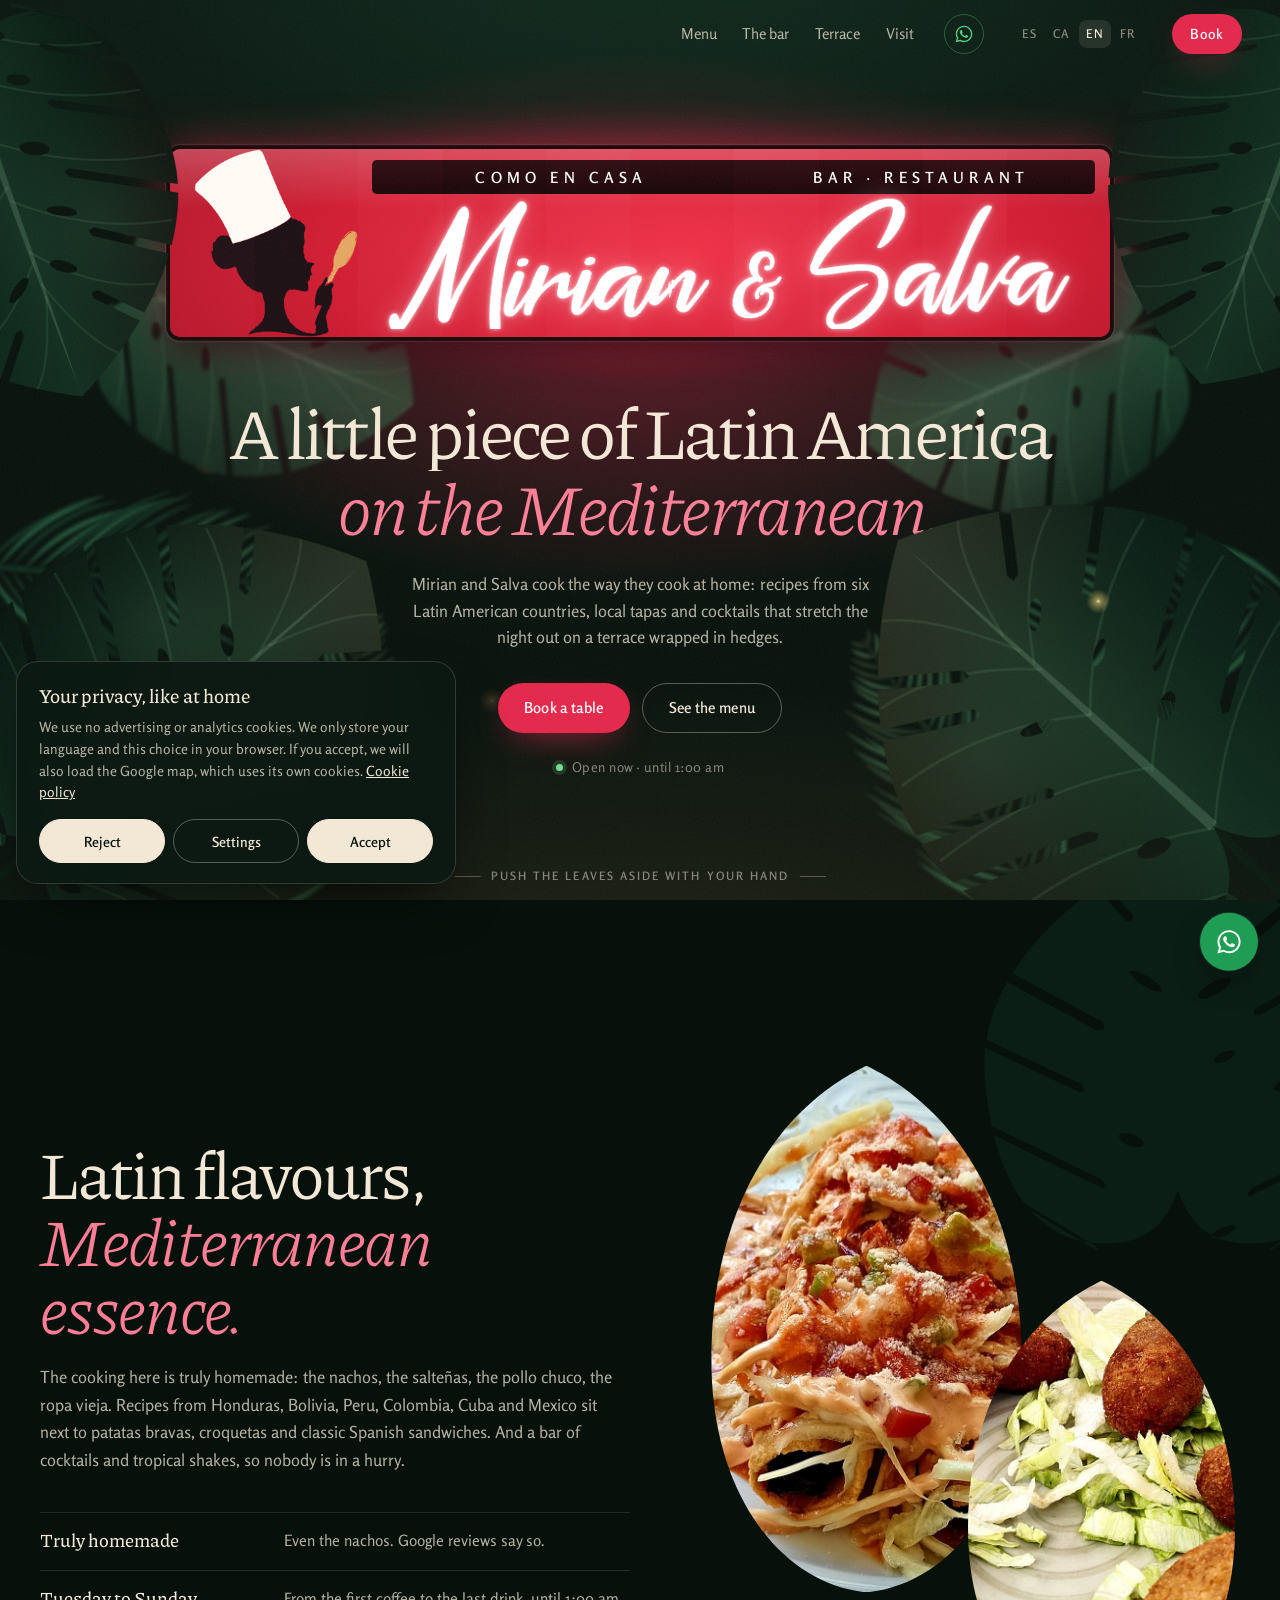
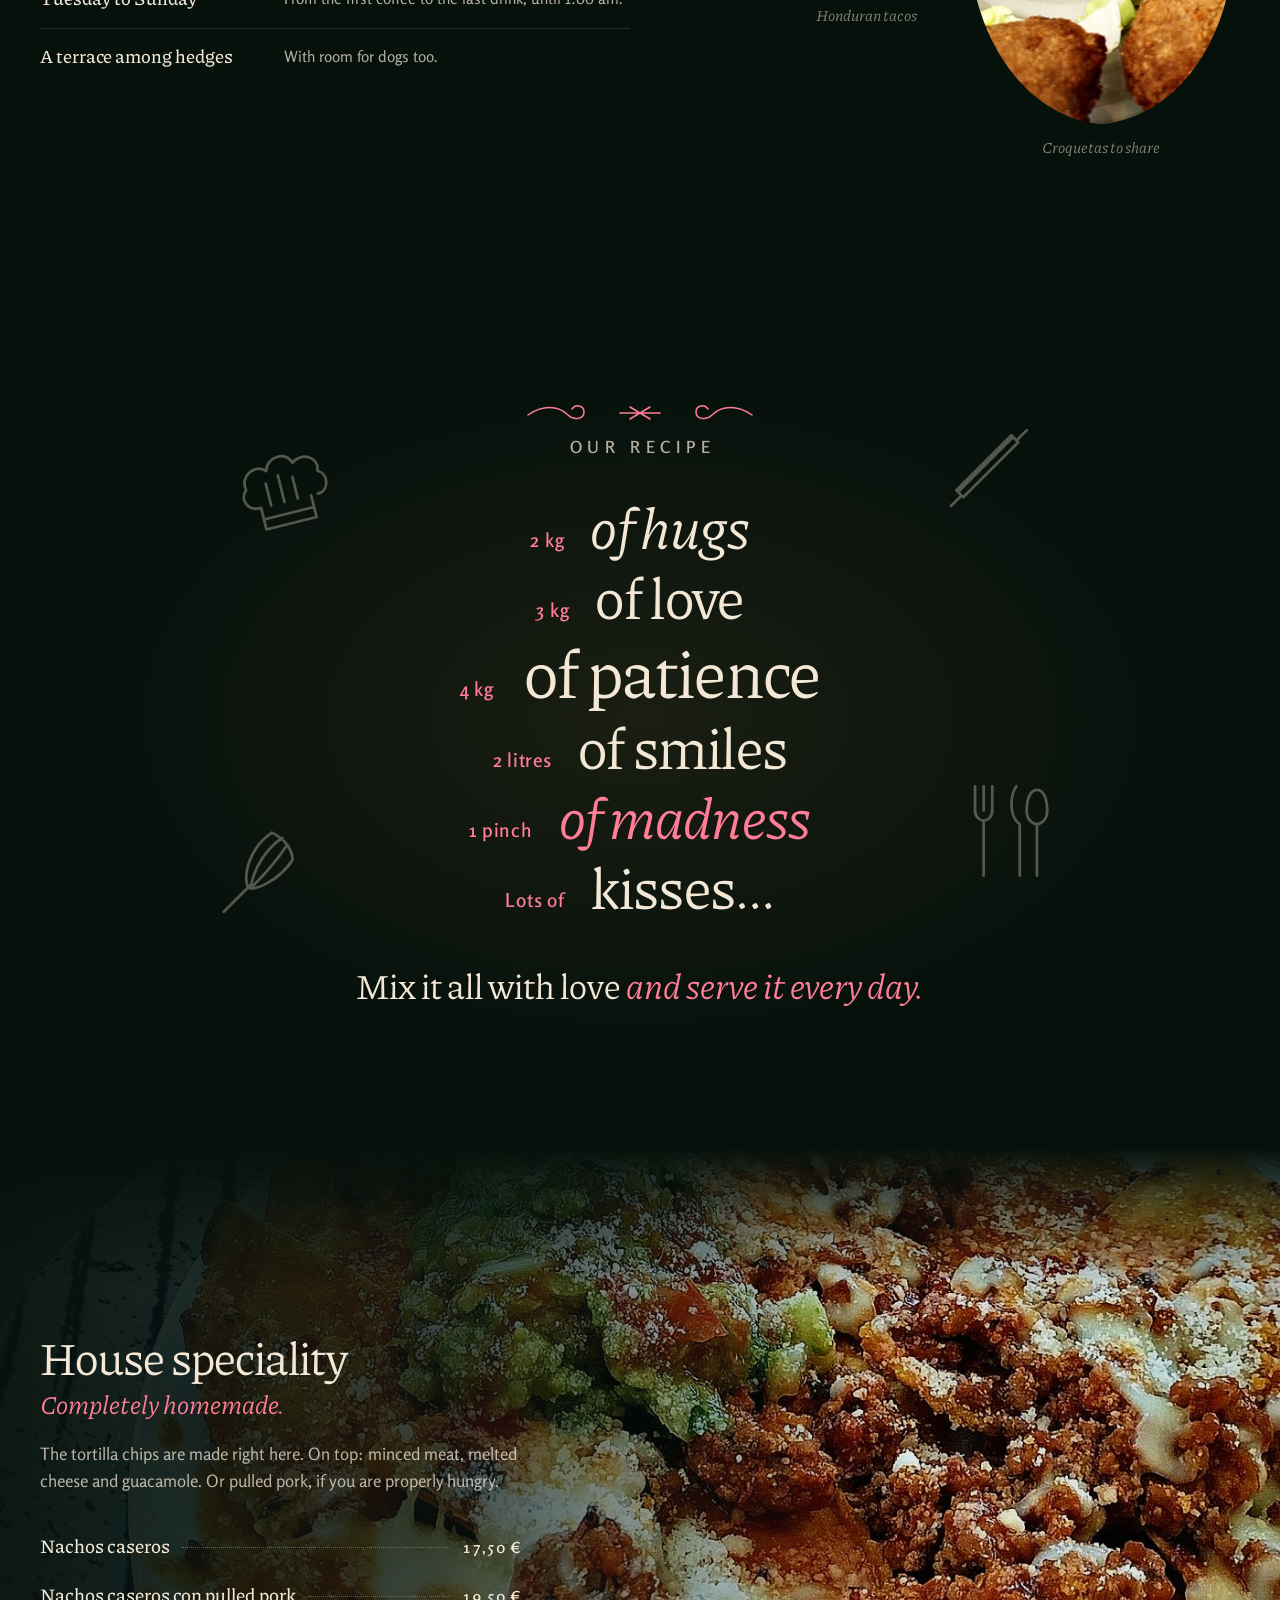
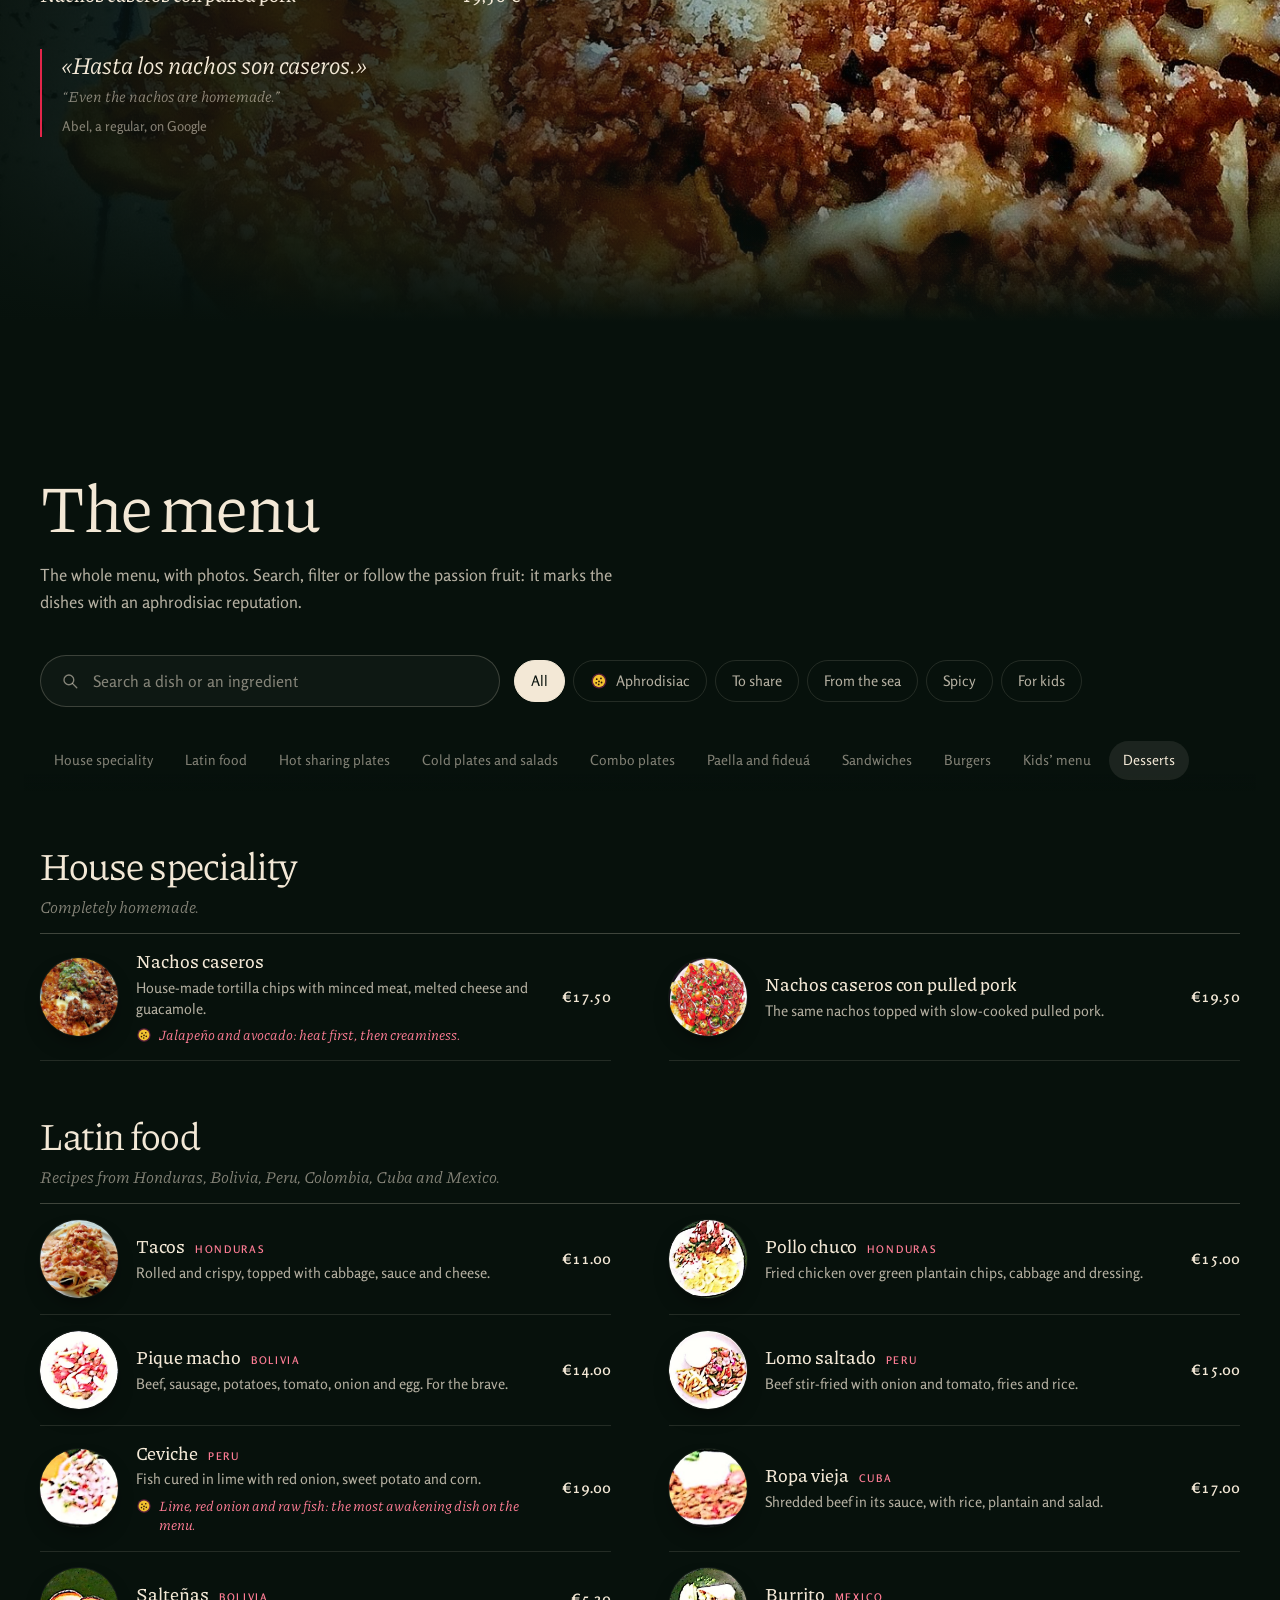
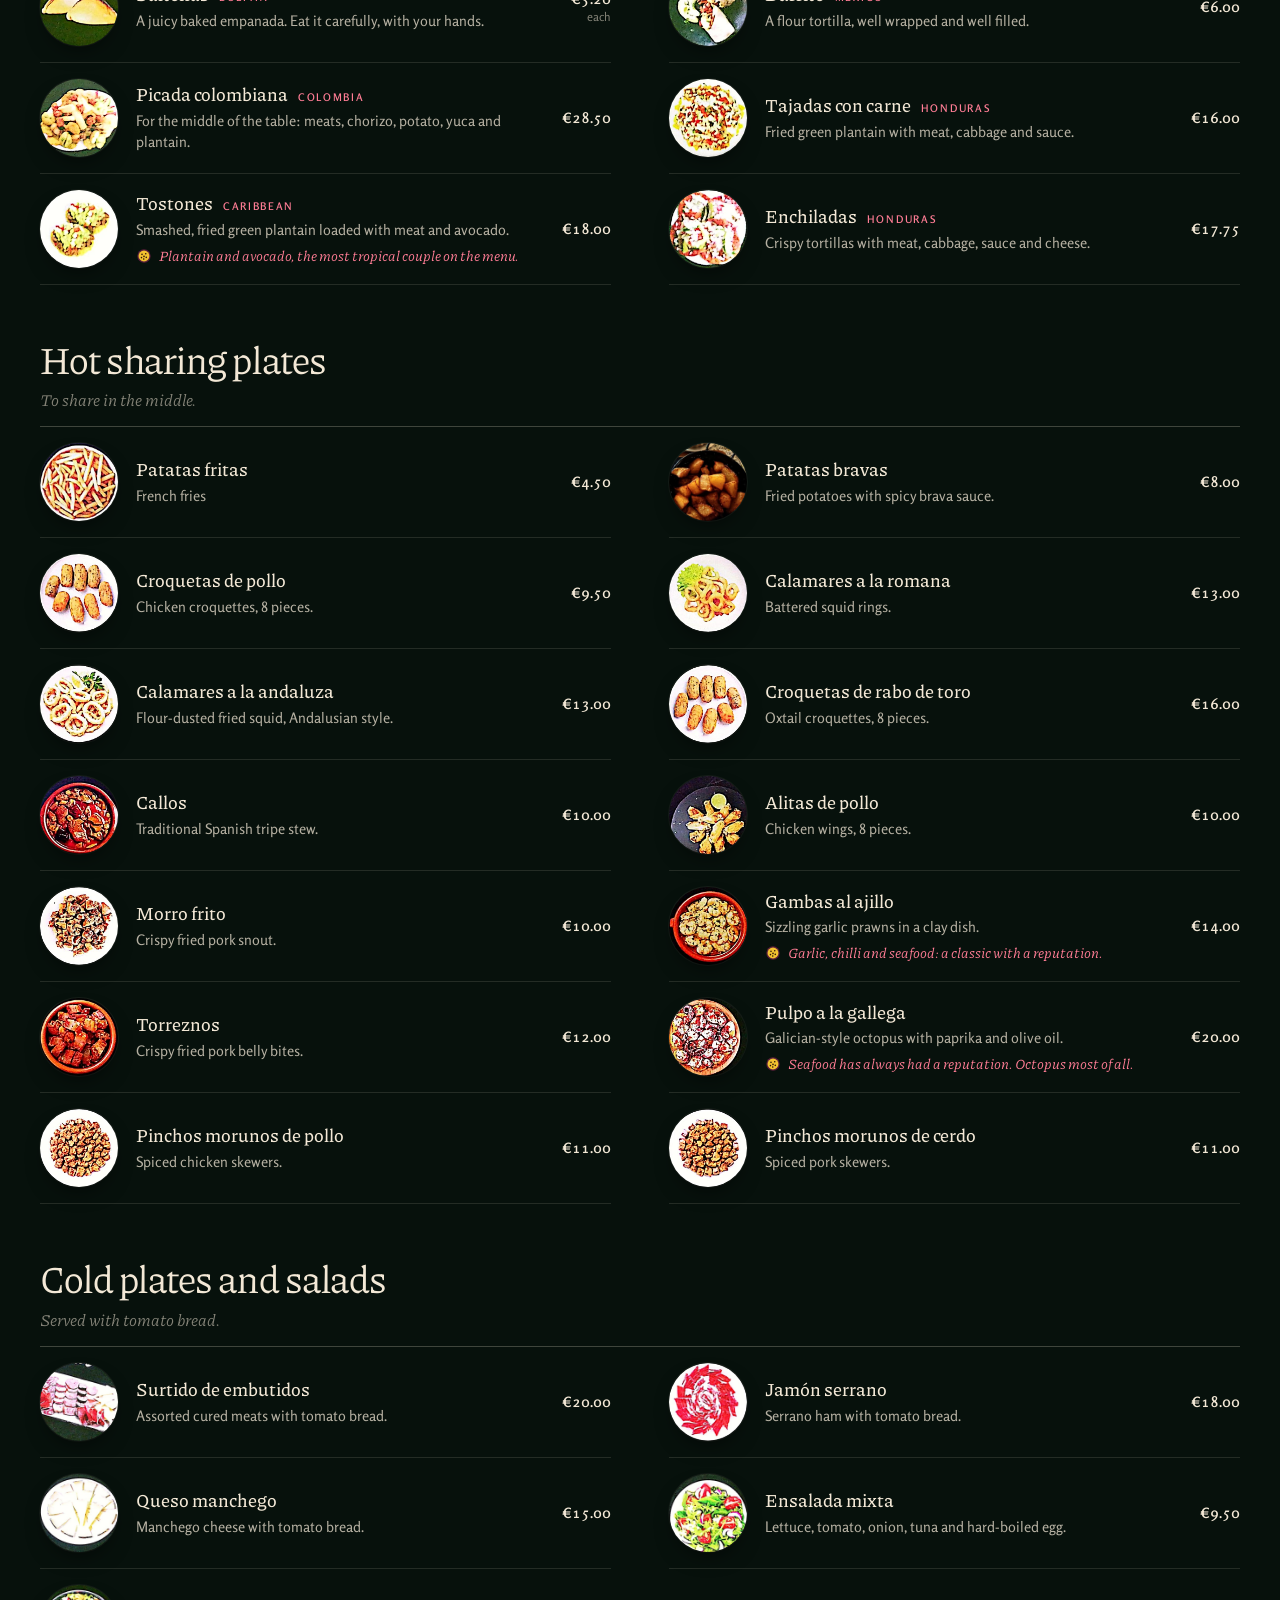
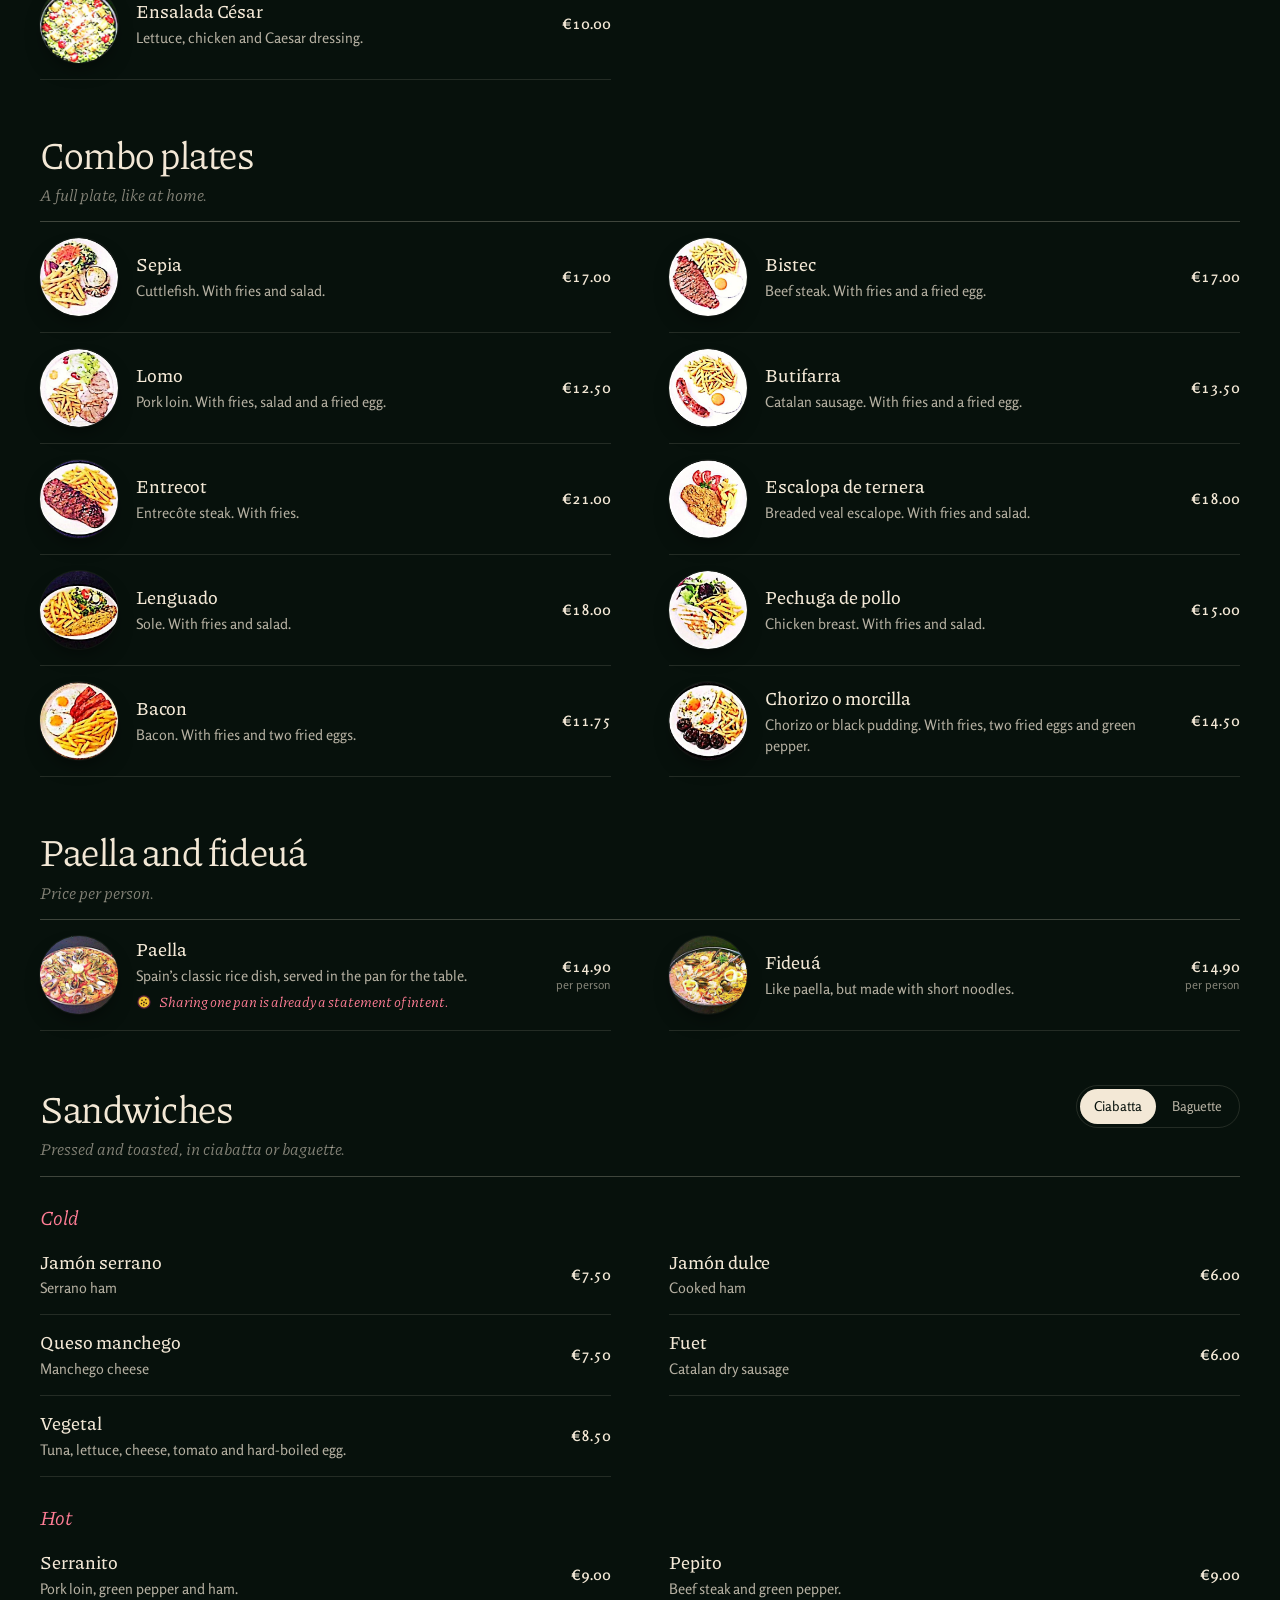
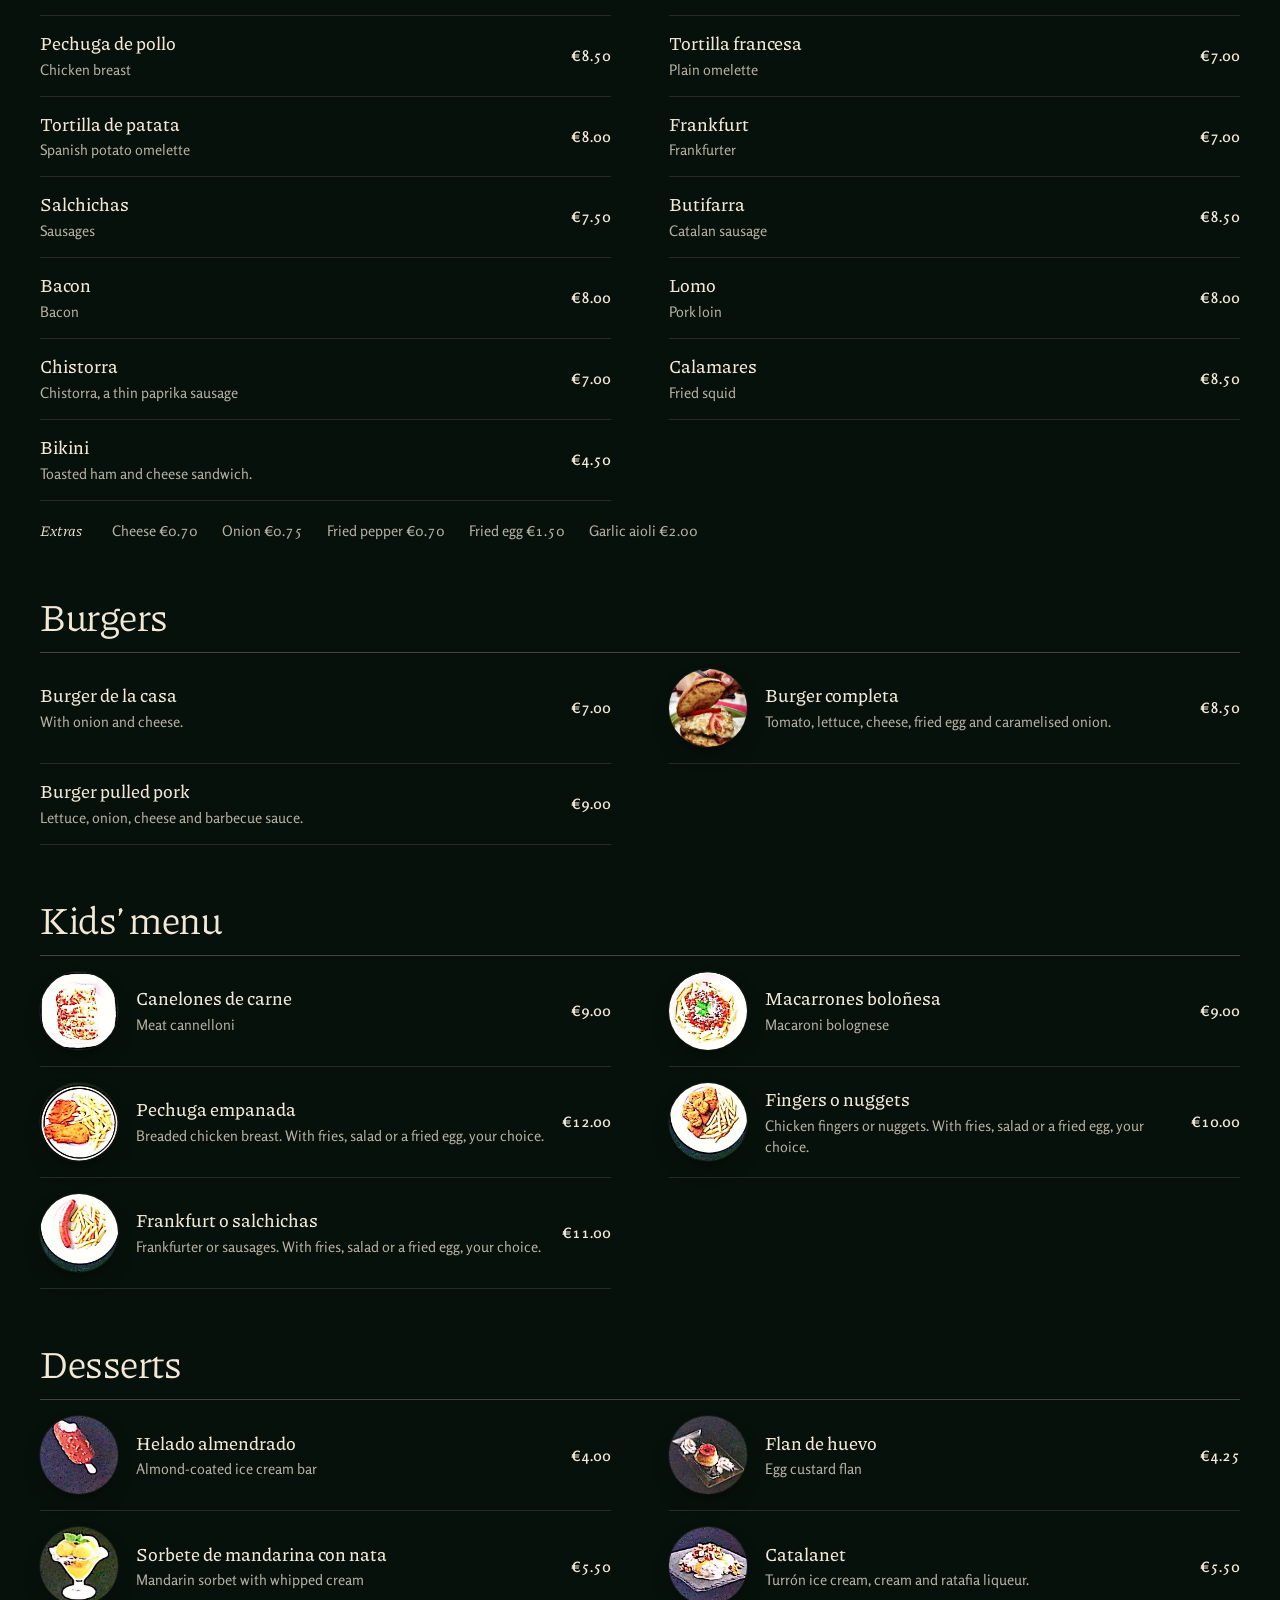
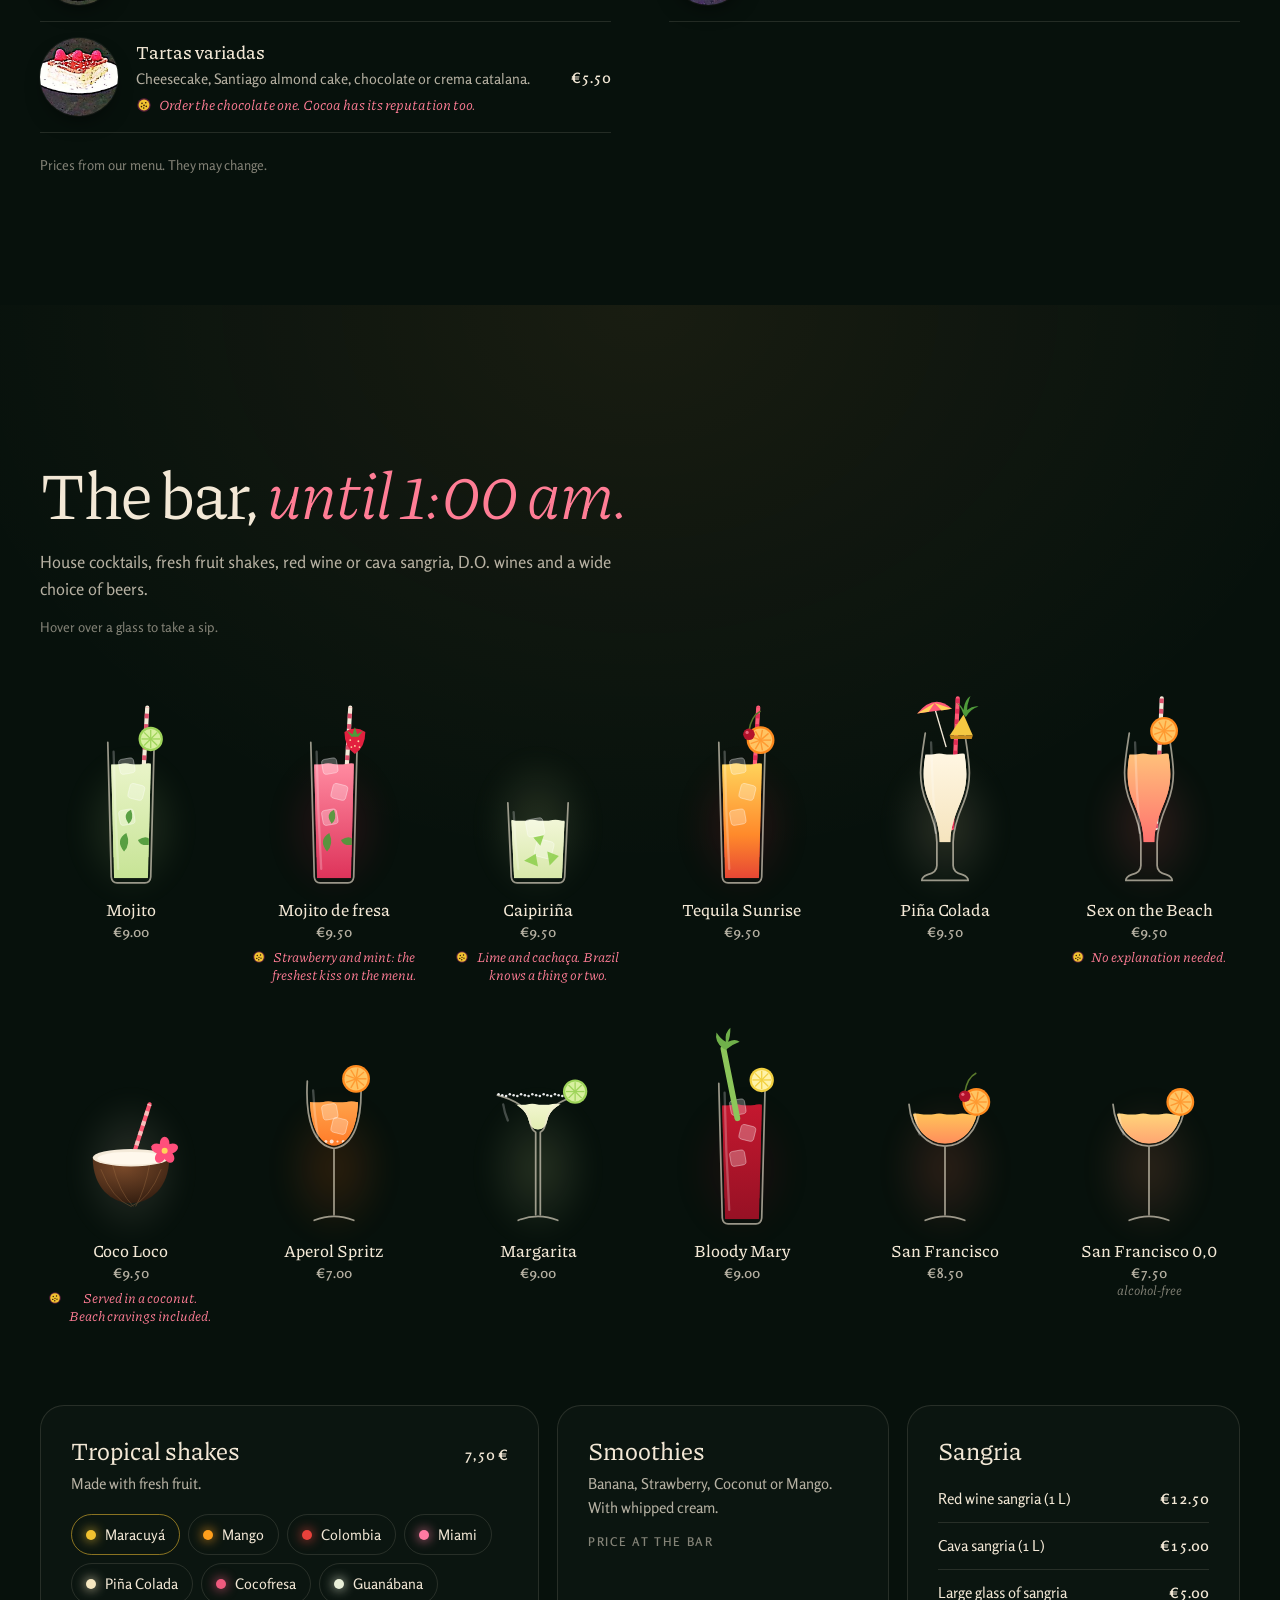
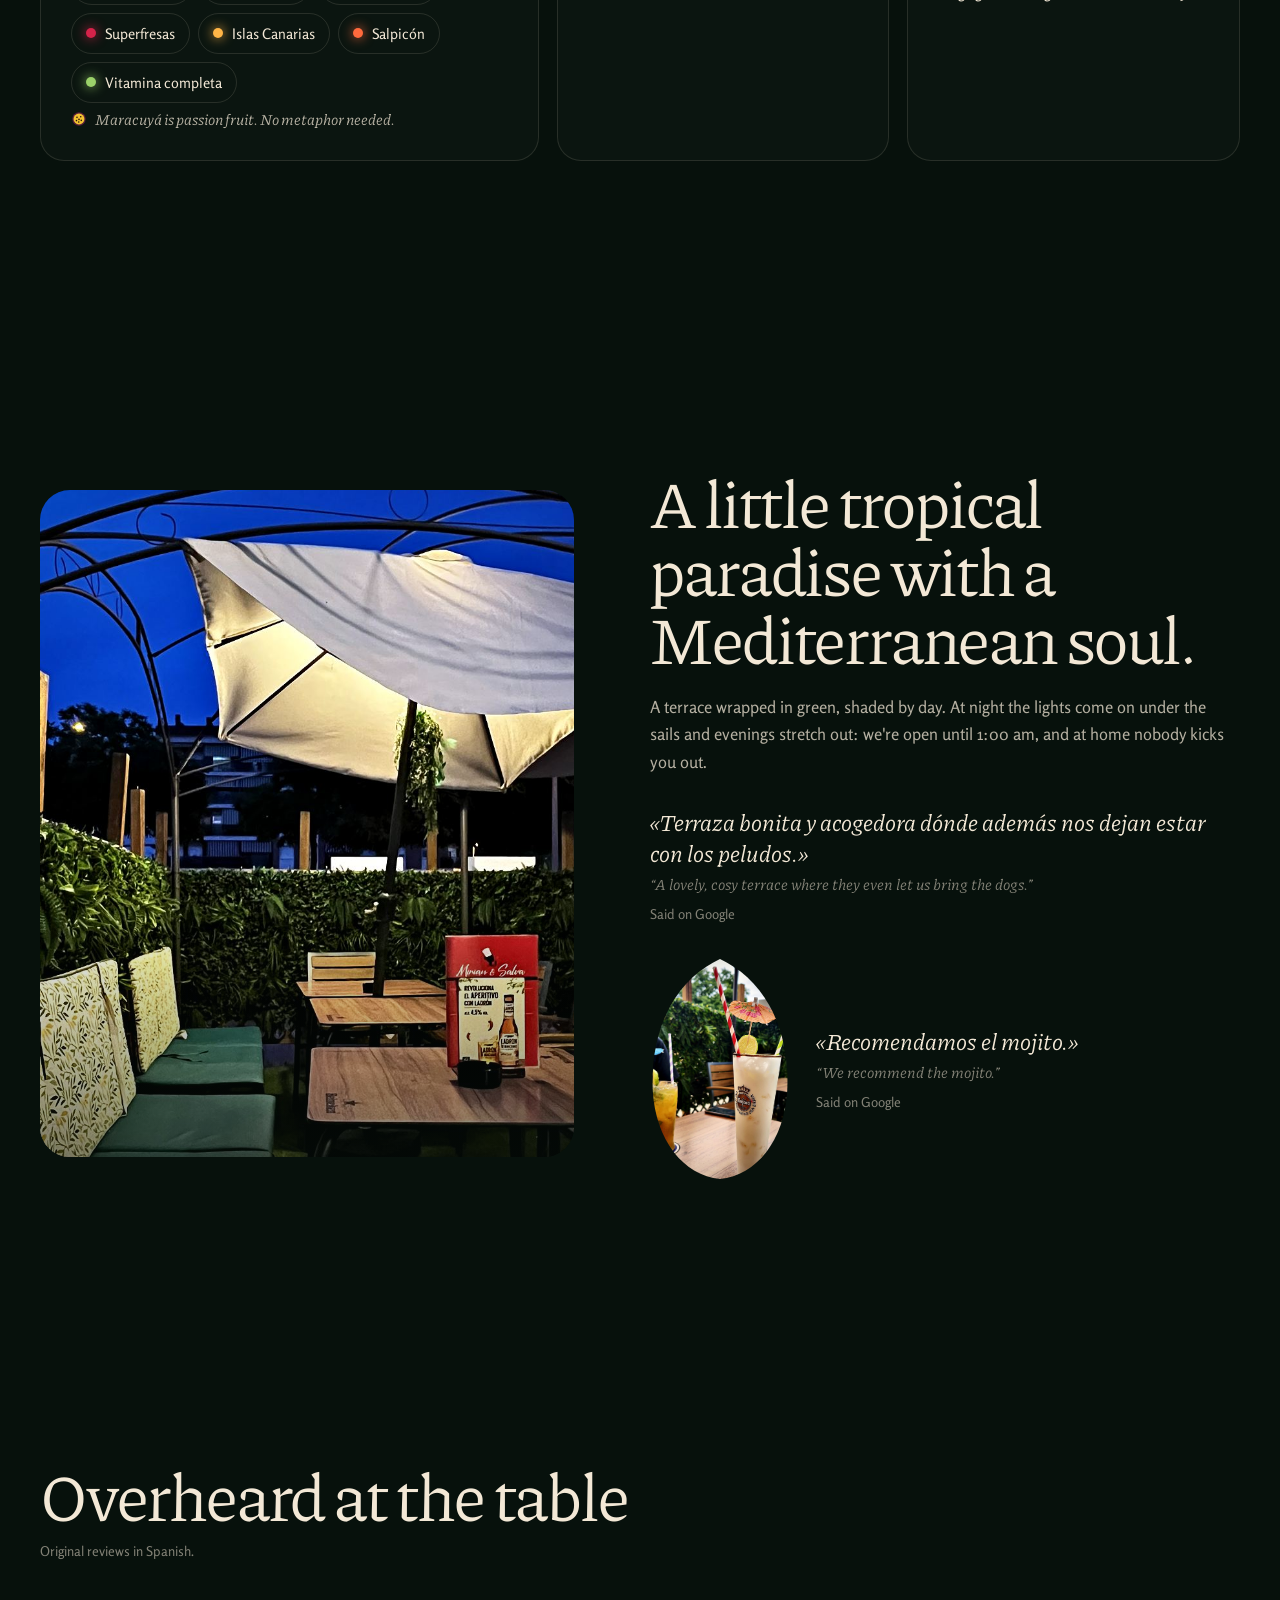
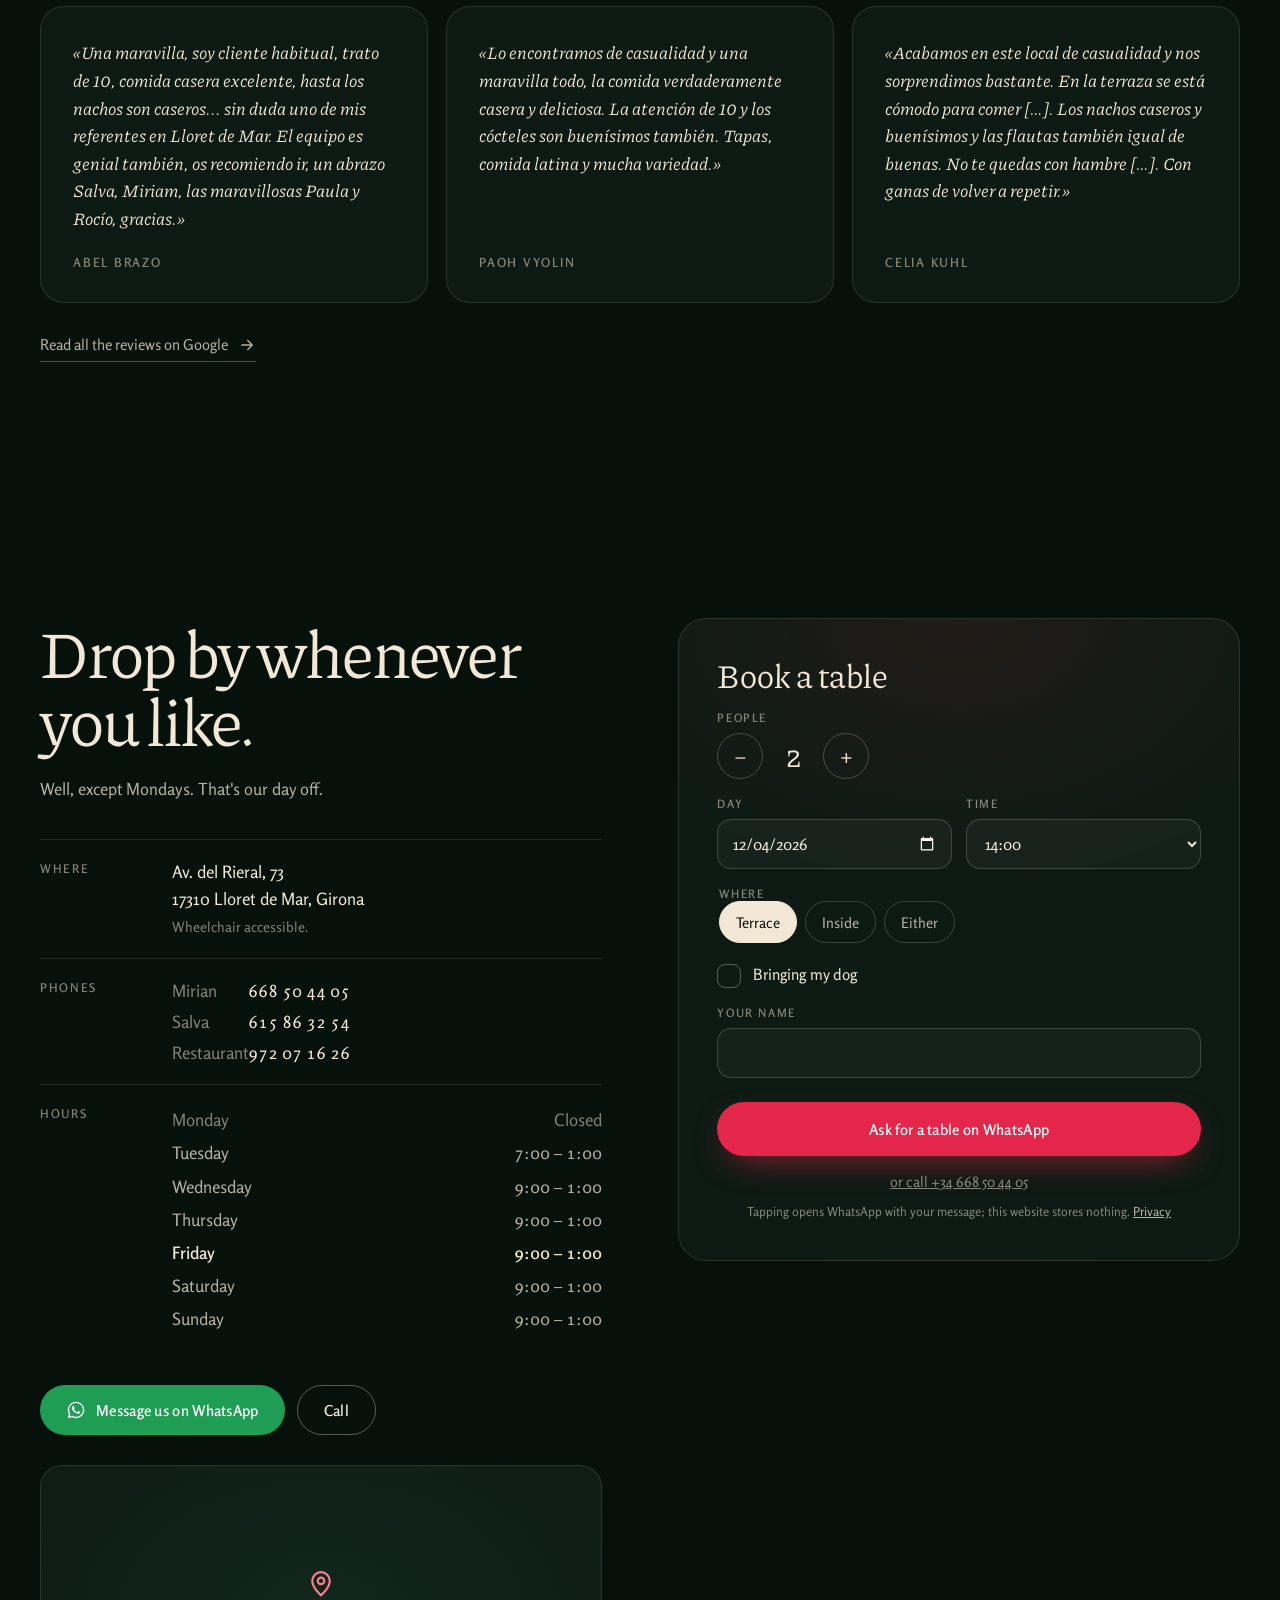
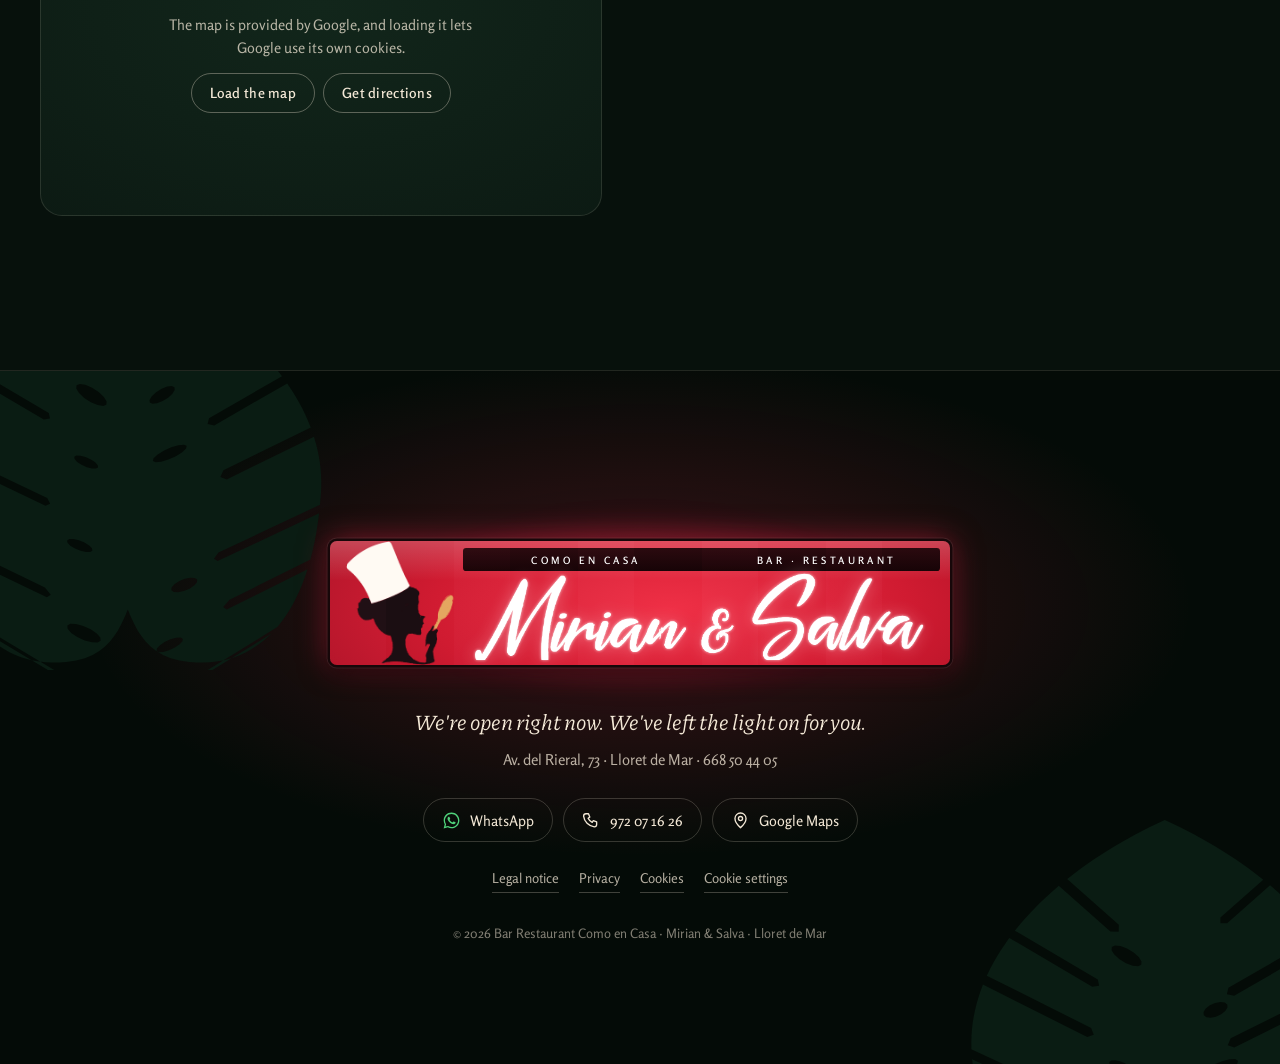
<file: index.html>
<!doctype html>
<html lang="es">
<head>
<meta charset="utf-8">
<meta name="viewport" content="width=device-width, initial-scale=1, viewport-fit=cover">
<title>Mirian &amp; Salva · Como en Casa · Un pedacito de Latinoamérica en Lloret de Mar</title>
<meta name="description" content="Bar Restaurant Como en Casa (Mirian &amp; Salva), Av. del Rieral 73, Lloret de Mar. Cocina latina casera de Honduras, Bolivia, Perú, Colombia, Cuba y México, nachos caseros, tapas, cócteles y batidos tropicales en terraza. De martes a domingo, hasta la 1:00.">
<meta name="theme-color" content="#07110c">
<meta property="og:type" content="restaurant">
<meta property="og:title" content="Mirian &amp; Salva · Como en Casa">
<meta property="og:description" content="Un pedacito de Latinoamérica en el Mediterráneo. Cocina casera latina, tapas, cócteles y terraza en Lloret de Mar.">
<meta property="og:image" content="https://mariovalentinopavel.github.io/como-en-casa-lloret/assets/foto/nachos.jpg">
<link rel="icon" href="data:image/svg+xml,%3Csvg xmlns='http://www.w3.org/2000/svg' viewBox='0 0 32 32'%3E%3Ccircle cx='16' cy='16' r='16' fill='%23d81e3b'/%3E%3Cpath fill='%23fff6ea' d='M8 24c0-9 6-15 16-16-1 10-7 16-16 16zm3-3c3-3 6-6 10-10'/%3E%3Cpath d='M11 21c3-3 6-6 10-10' stroke='%23d81e3b' stroke-width='1.4'/%3E%3C/svg%3E">
<link rel="preload" href="assets/fonts/piazzolla-normal-latin.woff2" as="font" type="font/woff2" crossorigin>
<link rel="preload" href="assets/fonts/rosario-normal-latin.woff2" as="font" type="font/woff2" crossorigin>
<link rel="stylesheet" href="css/fonts.css">
<link rel="stylesheet" href="css/style.css">
<script type="application/ld+json">
{"@context":"https://schema.org","@type":"Restaurant","name":"Bar Restaurant Como en Casa - Mirian & Salva","servesCuisine":["Latinoamericana","Hondureña","Boliviana","Peruana","Colombiana","Tapas"],"telephone":"+34668504405","priceRange":"5-30 €","acceptsReservations":"True","image":"https://mariovalentinopavel.github.io/como-en-casa-lloret/assets/foto/nachos.jpg","address":{"@type":"PostalAddress","streetAddress":"Av. del Rieral, 73","postalCode":"17310","addressLocality":"Lloret de Mar","addressRegion":"Girona","addressCountry":"ES"},"geo":{"@type":"GeoCoordinates","latitude":41.7066119,"longitude":2.8396154},"openingHoursSpecification":[{"@type":"OpeningHoursSpecification","dayOfWeek":"Tuesday","opens":"07:00","closes":"01:00"},{"@type":"OpeningHoursSpecification","dayOfWeek":["Wednesday","Thursday","Friday","Saturday","Sunday"],"opens":"09:00","closes":"01:00"}]}
</script>
</head>
<body>
<a class="skip" href="#casa" data-i18n="skip">Saltar al contenido</a>

<svg class="defs" width="0" height="0" aria-hidden="true">
  <defs>
    <clipPath id="hoja-clip" clipPathUnits="objectBoundingBox">
      <path d="M.5,0 C.84,.1 1,.36 .98,.6 C.96,.82 .76,.98 .5,1 C.24,.98 .04,.82 .02,.6 C0,.36 .16,.1 .5,0Z"/>
    </clipPath>
    <symbol id="i-maracuya" viewBox="0 0 24 24">
      <circle cx="12" cy="12" r="10" fill="#5b1f3a"/>
      <circle cx="12" cy="12" r="8.2" fill="#f2c230"/>
      <g fill="#2a1408"><circle cx="9" cy="9.5" r="1.2"/><circle cx="14.6" cy="8.6" r="1.2"/><circle cx="12" cy="12.6" r="1.2"/><circle cx="8.2" cy="14.4" r="1.2"/><circle cx="15.4" cy="14" r="1.2"/><circle cx="11.6" cy="16.6" r="1.2"/></g>
    </symbol>
    <symbol id="i-lupa" viewBox="0 0 24 24"><circle cx="10.5" cy="10.5" r="6.5" fill="none" stroke="currentColor" stroke-width="1.8"/><path d="M15.5 15.5 21 21" stroke="currentColor" stroke-width="1.8" stroke-linecap="round"/></symbol>
    <symbol id="i-flecha" viewBox="0 0 24 24"><path d="M5 12h13M13 6l6 6-6 6" fill="none" stroke="currentColor" stroke-width="1.8" stroke-linecap="round" stroke-linejoin="round"/></symbol>
    <symbol id="i-wa" viewBox="0 0 24 24"><path fill="currentColor" d="M12.04 2C6.58 2 2.13 6.45 2.13 11.91c0 1.75.46 3.45 1.32 4.95L2.05 22l5.25-1.38a9.9 9.9 0 0 0 4.74 1.21c5.46 0 9.91-4.45 9.91-9.91C21.95 6.45 17.5 2 12.04 2zm0 18.15c-1.48 0-2.93-.4-4.2-1.15l-.3-.18-3.12.82.83-3.04-.2-.31a8.2 8.2 0 0 1-1.26-4.38c0-4.54 3.7-8.24 8.25-8.24 4.54 0 8.24 3.7 8.24 8.24 0 4.55-3.7 8.24-8.24 8.24zm4.52-6.16c-.25-.12-1.47-.72-1.69-.81-.23-.08-.39-.12-.56.12-.17.25-.64.81-.78.97-.14.17-.29.19-.54.06-.25-.12-1.05-.39-1.99-1.23-.74-.66-1.23-1.47-1.38-1.72-.14-.25-.02-.38.11-.51.11-.11.25-.29.37-.43.13-.15.17-.25.25-.42.08-.17.04-.31-.02-.43-.06-.12-.56-1.34-.76-1.84-.2-.48-.41-.42-.56-.43h-.48c-.17 0-.43.06-.66.31-.23.25-.86.85-.86 2.07 0 1.22.89 2.4 1.01 2.56.12.17 1.75 2.67 4.23 3.74.59.26 1.05.41 1.41.52.59.19 1.13.16 1.56.1.48-.07 1.47-.6 1.67-1.18.21-.58.21-1.07.14-1.18-.06-.1-.22-.16-.47-.29z"/></symbol>
    <symbol id="i-tel" viewBox="0 0 24 24"><path fill="none" stroke="currentColor" stroke-width="1.7" stroke-linejoin="round" d="M5 3.5h3.2l1.6 4.2-2.1 1.4a11 11 0 0 0 5.2 5.2l1.4-2.1 4.2 1.6V17a3 3 0 0 1-3 3A15.5 15.5 0 0 1 2 6.5a3 3 0 0 1 3-3z"/></symbol>
    <symbol id="i-pin" viewBox="0 0 24 24"><path fill="none" stroke="currentColor" stroke-width="1.7" d="M12 21s-7-6.1-7-11.5A7 7 0 0 1 19 9.5C19 14.9 12 21 12 21z"/><circle cx="12" cy="9.5" r="2.6" fill="none" stroke="currentColor" stroke-width="1.7"/></symbol>
    <symbol id="i-ig" viewBox="0 0 24 24"><rect x="3" y="3" width="18" height="18" rx="5" fill="none" stroke="currentColor" stroke-width="1.7"/><circle cx="12" cy="12" r="4.2" fill="none" stroke="currentColor" stroke-width="1.7"/><circle cx="17.4" cy="6.6" r="1.1" fill="currentColor"/></symbol>
    <symbol id="i-fb" viewBox="0 0 24 24"><path fill="currentColor" d="M13.5 21v-7.6h2.6l.4-3h-3V8.5c0-.9.3-1.5 1.5-1.5h1.6V4.3c-.3 0-1.2-.1-2.3-.1-2.3 0-3.9 1.4-3.9 4v2.2H7.8v3h2.6V21z"/></symbol>
  </defs>
</svg>

<header class="top" id="top-bar">
  <a class="brand" href="#inicio" aria-label="Mirian &amp; Salva, inicio">
    <img class="brand-chef" src="assets/marca/chef.png" alt="" width="484" height="556">
    <img class="brand-name" src="assets/marca/mirian-salva.png" alt="Mirian &amp; Salva" width="1507" height="292">
  </a>
  <nav class="nav" aria-label="Secciones">
    <a href="#carta" data-i18n="nav.carta">La carta</a>
    <a href="#barra" data-i18n="nav.barra">La barra</a>
    <a href="#terraza" data-i18n="nav.terraza">La terraza</a>
    <a href="#visita" data-i18n="nav.visita">Visítanos</a>
  </nav>
  <a class="top-wa wa-link" href="https://wa.me/34668504405" target="_blank" rel="noopener" aria-label="WhatsApp"><svg aria-hidden="true"><use href="#i-wa"/></svg></a>
  <div class="langs" role="group" aria-label="Idioma">
    <button type="button" data-lang="es" lang="es">ES</button>
    <button type="button" data-lang="ca" lang="ca">CA</button>
    <button type="button" data-lang="en" lang="en">EN</button>
    <button type="button" data-lang="fr" lang="fr">FR</button>
  </div>
  <a class="btn btn-pasion btn-sm top-book" href="#reserva" data-i18n="nav.book">Reservar</a>
</header>

<main>
  <!-- 1 · La selva se abre y se enciende el letrero -->
  <section class="hero" id="inicio" aria-labelledby="hero-h">
    <div class="hero-luz" aria-hidden="true"></div>
    <canvas class="selva selva-fondo" id="selva-fondo" aria-hidden="true"></canvas>
    <div class="hero-in">
      <div class="letrero is-off" id="letrero" role="img" aria-label="Letrero de la fachada: Mirian &amp; Salva, Como en casa, Bar · Restaurant" data-i18n-aria="letrero">
        <div class="l-halo" aria-hidden="true"></div>
        <div class="l-cara">
          <div class="l-franja"><span>Como en casa</span><span>Bar · Restaurant</span></div>
          <img class="l-chef" src="assets/marca/chef.png" alt="" width="484" height="556">
          <div class="l-nombre"><img src="assets/marca/mirian-salva.png" alt="" width="1507" height="292"></div>
          <div class="l-tubos" aria-hidden="true"></div>
        </div>
      </div>
      <h1 class="hero-h" id="hero-h"><span class="ln"><span data-i18n="hero.h1a">Un pedacito de Latinoamérica</span></span><span class="ln"><em data-i18n="hero.h1b">en el Mediterráneo.</em></span></h1>
      <p class="hero-sub" data-i18n="hero.sub">Mirian y Salva cocinan como en casa: recetas de seis países latinos, tapas de aquí y cócteles que alargan la noche en una terraza entre setos.</p>
      <div class="ctas">
        <a class="btn btn-pasion" href="#reserva" data-i18n="hero.cta1">Reservar mesa</a>
        <a class="btn btn-line" href="#carta" data-i18n="hero.cta2">Ver la carta</a>
      </div>
      <p class="status" id="status" aria-live="polite"><i aria-hidden="true"></i><span></span></p>
    </div>
    <canvas class="selva" id="selva" aria-hidden="true"></canvas>
    <p class="hint" id="hint" aria-hidden="true"><span></span></p>
  </section>

  <!-- 2 · Se come con las manos -->
  <section class="casa" id="casa">
    <svg class="hoja-deco hd-1" viewBox="0 0 100 100" aria-hidden="true"><path data-hoja="7"/></svg>
    <div class="wrap casa-grid">
      <div class="casa-txt">
        <h2 class="h-xl" data-rise><span data-i18n="casa.h1">Sabores latinos,</span> <em data-i18n="casa.h2">esencia mediterránea.</em></h2>
        <p class="lead" data-rise data-i18n="casa.lead"></p>
        <ul class="promesas" role="list">
          <li data-rise><b data-i18n="pr1.h">Casero de verdad</b><span data-i18n="pr1.p"></span></li>
          <li data-rise><b data-i18n="pr2.h">De martes a domingo</b><span data-i18n="pr2.p"></span></li>
          <li data-rise><b data-i18n="pr3.h">Terraza entre setos</b><span data-i18n="pr3.p"></span></li>
        </ul>
      </div>
      <div class="casa-fotos">
        <figure class="foto-hoja f-a" data-foto><div class="fh-in"><img src="assets/foto/tacos.jpg" alt="Tacos hondureños con repollo, salsa rosa y queso en plato blanco" width="1400" height="1242" loading="lazy"></div><figcaption data-i18n="ph.tacos">Tacos hondureños</figcaption></figure>
        <figure class="foto-hoja f-b" data-foto><div class="fh-in"><img src="assets/foto/croquetas.jpg" alt="Croquetas doradas sobre lechuga en plato blanco" width="1400" height="1064" loading="lazy"></div><figcaption data-i18n="ph.croquetas">Croquetas para picar</figcaption></figure>
      </div>
    </div>
  </section>

  <!-- La receta de la pared del local -->
  <section class="receta" id="receta" aria-labelledby="receta-h">
    <div class="receta-in">
      <svg class="rc-ico rc-gorro" viewBox="0 0 64 64" aria-hidden="true"><path d="M17 38c-7 0-10-8-5-12-2-9 9-14 14-8 2-8 14-9 16-1 6-5 16 0 13 8 6 3 4 13-3 13M18 38v13h30V38M18 45h30M24 25v13M32 22v16M40 25v13"/></svg>
      <svg class="rc-ico rc-rodillo" viewBox="0 0 64 64" aria-hidden="true"><path d="M14 46 46 14M10 54l5-5M49 15l5-5M17 49l-4-4 32-32 4 4z"/></svg>
      <svg class="rc-ico rc-varillas" viewBox="0 0 64 64" aria-hidden="true"><path d="M8 58l16-16M22 44c-3-9 2-24 14-32 8 4 12 10 12 16-8 12-22 18-26 16zM24 42c2-10 9-21 18-27M25 43c6-6 14-15 20-24"/></svg>
      <svg class="rc-ico rc-cubiertos" viewBox="0 0 64 64" aria-hidden="true"><path d="M14 6v14c0 4 3 6 5 6v32M19 6v14M24 6v14c0 4-3 6-5 6M38 6c-4 6-4 18 2 22v30M50 8c-5 0-6 8-6 12 0 5 3 8 6 8s6-3 6-8c0-4-1-12-6-12zM50 28v30"/></svg>
      <svg class="rc-orla" viewBox="0 0 240 24" aria-hidden="true"><path d="M8 14c14-10 30-10 40 0 6 6 16 4 16-3s-9-8-12-3M232 14c-14-10-30-10-40 0-6 6-16 4-16-3s9-8 12-3M100 12h40M110 6l10 6-10 6M130 6l-10 6 10 6"/></svg>
      <h2 class="receta-h" id="receta-h" data-i18n="rc.h">Nuestra receta</h2>
      <ul class="receta-lista" role="list">
        <li class="rc-1"><b data-i18n="rc.q1">2 kg</b> <span data-i18n="rc.i1">de abrazos</span></li>
        <li class="rc-2"><b data-i18n="rc.q2">3 kg</b> <span data-i18n="rc.i2">de amor</span></li>
        <li class="rc-3"><b data-i18n="rc.q3">4 kg</b> <span data-i18n="rc.i3">de paciencia</span></li>
        <li class="rc-4"><b data-i18n="rc.q4">2 litros</b> <span data-i18n="rc.i4">de sonrisas</span></li>
        <li class="rc-5"><b data-i18n="rc.q5">1 pizca</b> <span data-i18n="rc.i5">de locura</span></li>
        <li class="rc-6"><b data-i18n="rc.q6">Muchos</b> <span data-i18n="rc.i6">besos…</span></li>
      </ul>
      <p class="receta-fin"><span data-i18n="rc.f1">Mezclar todo con cariño</span> <em data-i18n="rc.f2">y servir todos los días.</em></p>
    </div>
  </section>

  <!-- 3 · Especialidad de la casa -->
  <section class="especial" aria-labelledby="esp-h">
    <figure class="esp-ph"><img src="assets/foto/nachos.jpg" alt="Nachos caseros con carne picada, queso fundido, guacamole y queso rallado" width="1400" height="1166" loading="lazy"></figure>
    <div class="wrap esp-in">
      <div class="esp-card" data-rise>
        <h2 class="h-lg" id="esp-h" data-i18n="esp.h">Especialidad de la casa</h2>
        <p class="esp-sub" data-i18n="esp.sub">Totalmente caseros.</p>
        <p class="esp-lead" data-i18n="esp.lead"></p>
        <ul class="esp-list" role="list">
          <li><span>Nachos caseros</span><i aria-hidden="true"></i><b>17,50 €</b></li>
          <li><span>Nachos caseros con pulled pork</span><i aria-hidden="true"></i><b>19,50 €</b></li>
        </ul>
        <blockquote class="esp-q">
          <p lang="es">«Hasta los nachos son caseros.»</p>
          <p class="tr" data-i18n="esp.tr"></p>
          <footer data-i18n="esp.by">Abel, cliente habitual, en Google</footer>
        </blockquote>
      </div>
    </div>
  </section>

  <!-- 4 · La carta -->
  <section class="carta" id="carta" aria-labelledby="carta-h">
    <div class="wrap">
      <div class="carta-head">
        <h2 class="h-xl" id="carta-h" data-rise data-i18n="carta.h">La carta</h2>
        <p class="lead" data-rise data-i18n="carta.lead"></p>
      </div>
      <div class="carta-tools">
        <label class="buscar"><svg aria-hidden="true"><use href="#i-lupa"/></svg><span class="sr" data-i18n="carta.searchL">Buscar en la carta</span><input type="search" id="buscar" autocomplete="off" enterkeyhint="search"></label>
        <div class="filtros" id="filtros" role="group" aria-label="Filtros">
          <button type="button" aria-pressed="true" data-f="all" data-i18n="f.all">Todo</button>
          <button type="button" aria-pressed="false" data-f="af"><svg aria-hidden="true"><use href="#i-maracuya"/></svg><span data-i18n="f.af">Afrodisíaco</span></button>
          <button type="button" aria-pressed="false" data-f="share" data-i18n="f.share">Para compartir</button>
          <button type="button" aria-pressed="false" data-f="sea" data-i18n="f.sea">Del mar</button>
          <button type="button" aria-pressed="false" data-f="hot" data-i18n="f.hot">Picante</button>
          <button type="button" aria-pressed="false" data-f="kids" data-i18n="f.kids">Para peques</button>
        </div>
      </div>
      <nav class="cats" id="cats" aria-label="Secciones de la carta"></nav>
      <div class="carta-body" id="carta-body"></div>
      <p class="vacio" id="vacio" hidden data-i18n="carta.empty"></p>
      <p class="note" data-i18n="carta.note"></p>
    </div>
  </section>

  <!-- 5 · La barra -->
  <section class="barra-s" id="barra" aria-labelledby="barra-h">
    <div class="wrap">
      <div class="barra-head">
        <h2 class="h-xl" id="barra-h" data-rise><span data-i18n="barra.h1">La barra,</span> <em data-i18n="barra.h2">hasta la 1:00.</em></h2>
        <p class="lead" data-rise data-i18n="barra.lead"></p>
        <p class="copas-hint" id="copas-hint"></p>
      </div>
      <ul class="copas" id="copas" role="list"></ul>
      <div class="barra-grid">
        <div class="bloque batidos" data-rise>
          <h3><span data-i18n="batidos.h">Batidos tropicales</span><b>7,50 €</b></h3>
          <p data-i18n="batidos.p">De fruta natural.</p>
          <ul class="frutas" id="frutas" role="list"></ul>
          <p class="af-nota" id="batido-af"><svg aria-hidden="true"><use href="#i-maracuya"/></svg><span></span></p>
        </div>
        <div class="bloque smoothies" data-rise>
          <h3 data-i18n="smoothies.h">Smoothies</h3>
          <p><span id="smoothies-list"></span>. <span data-i18n="smoothies.p">Con nata.</span></p>
          <p class="precio-barra" data-i18n="smoothies.price">Precio en barra</p>
        </div>
        <div class="bloque sangria" data-rise>
          <h3 data-i18n="sangria.h">Sangría</h3>
          <ul class="filas" id="sangria" role="list"></ul>
        </div>
      </div>
    </div>
  </section>

  <!-- 6 · La terraza -->
  <section class="terraza" id="terraza" aria-labelledby="ter-h">
    <div class="wrap terr-grid">
      <figure class="terr-ph" data-foto><img src="assets/foto/terraza.jpg" alt="La terraza al anochecer: toldos blancos iluminados, setos, bancos con cojines verdes y mesas de madera" width="1129" height="1400" loading="lazy"></figure>
      <div class="terr-txt">
        <h2 class="h-xl" id="ter-h" data-rise data-i18n="ter.h">Un pequeño paraíso tropical con alma mediterránea.</h2>
        <p class="lead" data-rise data-i18n="ter.p"></p>
        <blockquote class="mini-q" data-rise>
          <p lang="es">«Terraza bonita y acogedora dónde además nos dejan estar con los peludos.»</p>
          <p class="tr" data-i18n="ter.tr1"></p>
          <footer data-i18n="ter.src">Lo dicen en Google</footer>
        </blockquote>
        <div class="copa-foto">
          <figure class="foto-hoja f-c" data-foto><div class="fh-in"><img src="assets/foto/pina-colada.jpg" alt="Piña colada con sombrilla y pajita en una mesa de la terraza" width="745" height="1400" loading="lazy"></div></figure>
          <blockquote class="mini-q" data-rise>
            <p lang="es">«Recomendamos el mojito.»</p>
            <p class="tr" data-i18n="ter.tr2"></p>
            <footer data-i18n="ter.src">Lo dicen en Google</footer>
          </blockquote>
        </div>
      </div>
    </div>
  </section>

  <!-- 7 · Reseñas -->
  <section class="voces" aria-labelledby="voces-h">
    <div class="wrap">
      <h2 class="h-xl" id="voces-h" data-rise data-i18n="v.h">Lo que se dice en la mesa</h2>
      <p class="voces-note" data-i18n="v.note"></p>
      <div class="voces-grid">
        <blockquote class="voz" data-rise lang="es">
          <p>«Una maravilla, soy cliente habitual, trato de 10, comida casera excelente, hasta los nachos son caseros... sin duda uno de mis referentes en Lloret de Mar. El equipo es genial también, os recomiendo ir, un abrazo Salva, Miriam, las maravillosas Paula y Rocío, gracias.»</p>
          <footer>Abel Brazo</footer>
        </blockquote>
        <blockquote class="voz" data-rise lang="es">
          <p>«Lo encontramos de casualidad y una maravilla todo, la comida verdaderamente casera y deliciosa. La atención de 10 y los cócteles son buenísimos también. Tapas, comida latina y mucha variedad.»</p>
          <footer>Paoh Vyolin</footer>
        </blockquote>
        <blockquote class="voz" data-rise lang="es">
          <p>«Acabamos en este local de casualidad y nos sorprendimos bastante. En la terraza se está cómodo para comer […]. Los nachos caseros y buenísimos y las flautas también igual de buenas. No te quedas con hambre […]. Con ganas de volver a repetir.»</p>
          <footer>Celia Kuhl</footer>
        </blockquote>
      </div>
      <a class="link-arrow" href="https://www.google.com/maps/place/Bar+Restaurant+Como+en+Casa+-+Mirian+%26+Salva/@41.7066119,2.8370405,17z/data=!3m1!4b1!4m6!3m5!1s0x12bb17406f66b4db:0x150f47502d92bc!8m2!3d41.7066119!4d2.8396154!16s%2Fg%2F11tnwlk0hb" target="_blank" rel="noopener"><span data-i18n="v.all">Ver todas las reseñas en Google</span><svg aria-hidden="true"><use href="#i-flecha"/></svg></a>
    </div>
  </section>

  <!-- 8 · Visítanos -->
  <section class="visita" id="visita" aria-labelledby="vi-h">
    <div class="wrap visita-grid">
      <div class="visita-info">
        <h2 class="h-xl" id="vi-h" data-rise data-i18n="vi.h">Pásate cuando quieras.</h2>
        <p class="lead" data-rise data-i18n="vi.sub">Bueno, menos los lunes, que descansamos.</p>
        <dl class="datos" data-rise>
          <div><dt data-i18n="vi.where">Dónde</dt><dd>Av. del Rieral, 73<br>17310 Lloret de Mar, Girona<br><small data-i18n="vi.access">Acceso para sillas de ruedas.</small></dd></div>
          <div><dt data-i18n="vi.phone">Teléfonos</dt><dd class="tels"><a href="tel:+34668504405"><span>Mirian</span>668 50 44 05</a><a href="tel:+34615863254"><span>Salva</span>615 86 32 54</a><a href="tel:+34972071626"><span data-i18n="vi.local">Local</span>972 07 16 26</a></dd></div>
          <div class="horario-wrap"><dt data-i18n="vi.hours">Horario</dt><dd><ul class="horario" id="horario" role="list"></ul></dd></div>
        </dl>
        <div class="ctas ctas-left" data-rise>
          <a class="btn btn-wa wa-link" href="https://wa.me/34668504405" target="_blank" rel="noopener"><svg aria-hidden="true"><use href="#i-wa"/></svg><span data-i18n="vi.wa">Escríbenos por WhatsApp</span></a>
          <a class="btn btn-line" href="tel:+34668504405" data-i18n="vi.call">Llamar</a>
        </div>
        <div class="mapa" id="mapa" data-rise>
          <div class="mapa-off" id="mapa-off">
            <svg aria-hidden="true"><use href="#i-pin"/></svg>
            <p data-i18n="map.note">El mapa es de Google y, al cargarlo, Google puede usar sus propias cookies.</p>
            <div class="mapa-btns">
              <button type="button" class="btn btn-line btn-sm" id="mapa-load" data-i18n="map.load">Cargar el mapa</button>
              <a class="btn btn-line btn-sm" href="https://www.google.com/maps/dir/?api=1&amp;destination=41.7066119%2C2.8396154" target="_blank" rel="noopener" data-i18n="vi.dir">Cómo llegar</a>
            </div>
          </div>
        </div>
      </div>

      <form class="reserva" id="reserva" novalidate>
        <h3 class="reserva-h" data-i18n="r.h">Reservar mesa</h3>
        <div class="campo">
          <span class="lbl" id="lbl-n" data-i18n="r.people">Personas</span>
          <div class="stepper" role="group" aria-labelledby="lbl-n">
            <button type="button" id="n-less" aria-label="Una persona menos" data-i18n-aria="r.less">−</button>
            <output id="n-out" aria-live="polite">2</output>
            <button type="button" id="n-more" aria-label="Una persona más" data-i18n-aria="r.more">+</button>
          </div>
        </div>
        <div class="campo-2">
          <label class="campo"><span class="lbl" data-i18n="r.day">Día</span><input type="date" id="r-day" required></label>
          <label class="campo"><span class="lbl" data-i18n="r.time">Hora</span>
            <select id="r-time">
              <option>13:00</option><option>13:30</option><option selected>14:00</option><option>14:30</option><option>15:00</option>
              <option>20:00</option><option>20:30</option><option>21:00</option><option>21:30</option><option>22:00</option><option>22:30</option>
              <option value="drinks" data-i18n="r.drinks">Solo a tomar algo</option>
            </select>
          </label>
        </div>
        <fieldset class="campo">
          <legend class="lbl" data-i18n="r.where">Dónde</legend>
          <div class="seg">
            <label><input type="radio" name="where" value="terraza" checked><span data-i18n="r.terraza">Terraza</span></label>
            <label><input type="radio" name="where" value="dentro"><span data-i18n="r.dentro">Dentro</span></label>
            <label><input type="radio" name="where" value="igual"><span data-i18n="r.igual">Me da igual</span></label>
          </div>
        </fieldset>
        <label class="check"><input type="checkbox" id="r-dog"><span class="box" aria-hidden="true"></span><span data-i18n="r.dog">Vengo con peludo</span></label>
        <label class="campo"><span class="lbl" data-i18n="r.name">Tu nombre</span><input type="text" id="r-name" autocomplete="given-name" maxlength="40"></label>
        <p class="r-warn" id="r-warn" hidden data-i18n="r.monday">Los lunes descansamos. ¿Qué tal el martes?</p>
        <button type="submit" class="btn btn-pasion btn-full" data-i18n="r.send">Pedir mesa por WhatsApp</button>
        <p class="r-call"><a href="tel:+34668504405" data-i18n="r.orcall">o llama al 668 50 44 05</a></p>
        <p class="r-legal"><span data-i18n="r.legal">Al pulsar se abre WhatsApp con tu mensaje; no guardamos nada en esta web.</span> <a href="privacidad.html" data-i18n="l.privacy">Privacidad</a></p>
      </form>
    </div>
  </section>
</main>

<footer class="pie" id="pie">
  <svg class="hoja-deco hd-3" viewBox="0 0 100 100" aria-hidden="true"><path data-hoja="29"/></svg>
  <svg class="hoja-deco hd-4" viewBox="0 0 100 100" aria-hidden="true"><path data-hoja="31"/></svg>
  <div class="pie-in">
    <div class="letrero letrero-pie" id="letrero-pie" role="img" aria-label="Letrero de la fachada: Mirian &amp; Salva, Como en casa, Bar · Restaurant" data-i18n-aria="letrero">
      <div class="l-halo" aria-hidden="true"></div>
      <div class="l-cara">
        <div class="l-franja"><span>Como en casa</span><span>Bar · Restaurant</span></div>
        <img class="l-chef" src="assets/marca/chef.png" alt="" width="484" height="556" loading="lazy">
        <div class="l-nombre"><img src="assets/marca/mirian-salva.png" alt="" width="1507" height="292" loading="lazy"></div>
        <div class="l-tubos" aria-hidden="true"></div>
      </div>
    </div>
    <p class="pie-estado" id="pie-estado"></p>
    <p class="pie-data">Av. del Rieral, 73 · Lloret de Mar · <a href="tel:+34668504405">668 50 44 05</a></p>
    <ul class="redes" role="list">
      <li><a class="wa-link" href="https://wa.me/34668504405" target="_blank" rel="noopener" aria-label="WhatsApp"><svg aria-hidden="true"><use href="#i-wa"/></svg><span>WhatsApp</span></a></li>
      <li><a href="tel:+34972071626" data-i18n-aria="vi.call" aria-label="Llamar"><svg aria-hidden="true"><use href="#i-tel"/></svg><span>972 07 16 26</span></a></li>
      <li><a href="https://www.google.com/maps/place/Bar+Restaurant+Como+en+Casa+-+Mirian+%26+Salva/@41.7066119,2.8370405,17z/data=!3m1!4b1!4m6!3m5!1s0x12bb17406f66b4db:0x150f47502d92bc!8m2!3d41.7066119!4d2.8396154!16s%2Fg%2F11tnwlk0hb" target="_blank" rel="noopener" aria-label="Google Maps"><svg aria-hidden="true"><use href="#i-pin"/></svg><span>Google Maps</span></a></li>
      <!-- Cuando tengan redes, basta con quitar el comentario y poner su enlace:
      <li><a href="https://www.instagram.com/USUARIO/" target="_blank" rel="noopener" aria-label="Instagram"><svg aria-hidden="true"><use href="#i-ig"/></svg><span>Instagram</span></a></li>
      <li><a href="https://www.facebook.com/PAGINA/" target="_blank" rel="noopener" aria-label="Facebook"><svg aria-hidden="true"><use href="#i-fb"/></svg><span>Facebook</span></a></li>
      -->
    </ul>
    <nav class="legal-links" aria-label="Información legal">
      <a href="aviso-legal.html" data-i18n="l.legal">Aviso legal</a>
      <a href="privacidad.html" data-i18n="l.privacy">Privacidad</a>
      <a href="cookies.html" data-i18n="l.cookies">Cookies</a>
      <button type="button" data-cookies-open data-i18n="l.config">Configurar cookies</button>
    </nav>
    <p class="pie-rights"><span>© 2026</span> <span data-i18n="f.rights">Bar Restaurant Como en Casa · Mirian &amp; Salva · Lloret de Mar</span></p>
  </div>
</footer>

<nav class="barra-movil" id="barra-movil" aria-label="Acciones rápidas">
  <a href="tel:+34668504405" class="bm-a" aria-label="Llamar" data-i18n-aria="bar.call"><svg aria-hidden="true"><use href="#i-tel"/></svg></a>
  <a href="https://wa.me/34668504405" class="bm-a wa-link" target="_blank" rel="noopener" aria-label="WhatsApp"><svg aria-hidden="true"><use href="#i-wa"/></svg></a>
  <a href="#reserva" class="bm-b" data-i18n="bar.book">Reservar</a>
</nav>

<a class="wa-flotante wa-link" id="wa-flotante" href="https://wa.me/34668504405" target="_blank" rel="noopener" aria-label="WhatsApp"><svg aria-hidden="true"><use href="#i-wa"/></svg></a>

<script src="js/vendor/gsap.min.js"></script>
<script src="js/vendor/ScrollTrigger.min.js"></script>
<script src="js/consent.js"></script>
<script src="js/i18n.js"></script>
<script src="js/carta.js"></script>
<script src="js/copas.js"></script>
<script src="js/selva.js"></script>
<script src="js/main.js"></script>
</body>
</html>
</file>
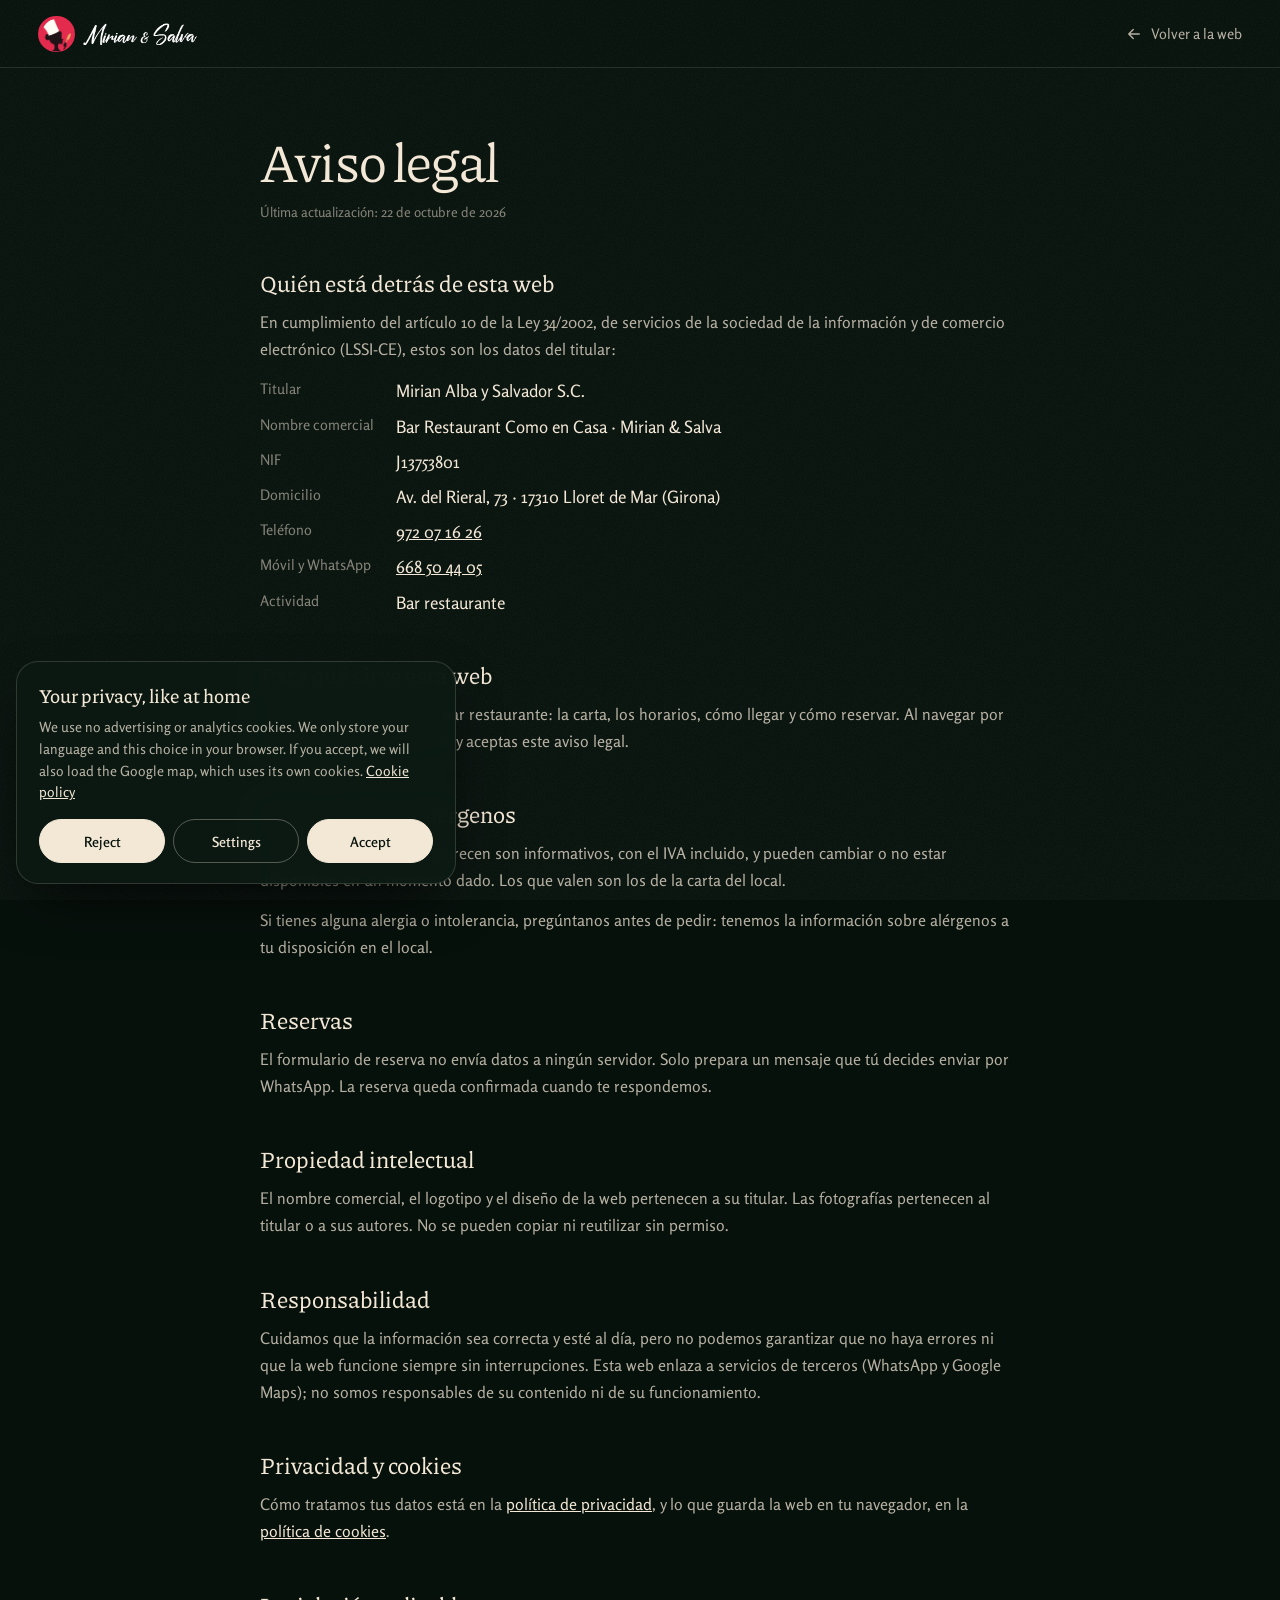
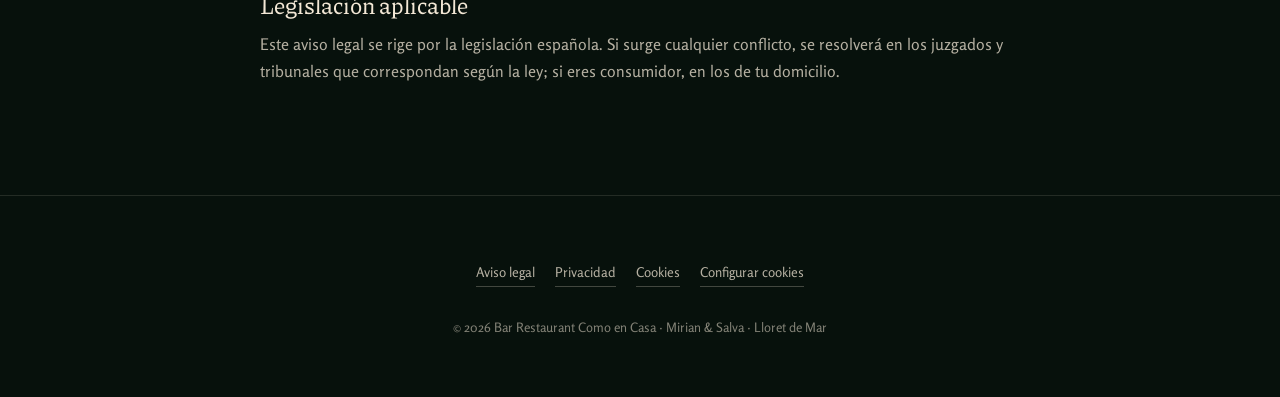
<file: aviso-legal.html>
<!doctype html>
<html lang="es">
<head>
<meta charset="utf-8">
<meta name="viewport" content="width=device-width, initial-scale=1, viewport-fit=cover">
<title>Aviso legal · Mirian &amp; Salva · Como en Casa</title>
<meta name="robots" content="noindex, follow">
<meta name="theme-color" content="#07110c">
<link rel="icon" href="data:image/svg+xml,%3Csvg xmlns='http://www.w3.org/2000/svg' viewBox='0 0 32 32'%3E%3Ccircle cx='16' cy='16' r='16' fill='%23d81e3b'/%3E%3Cpath fill='%23fff6ea' d='M8 24c0-9 6-15 16-16-1 10-7 16-16 16z'/%3E%3C/svg%3E">
<link rel="stylesheet" href="css/fonts.css">
<link rel="stylesheet" href="css/style.css">
</head>
<body class="legal-page">
<svg class="defs" width="0" height="0" aria-hidden="true"><defs><symbol id="i-flecha" viewBox="0 0 24 24"><path d="M5 12h13M13 6l6 6-6 6" fill="none" stroke="currentColor" stroke-width="1.8" stroke-linecap="round" stroke-linejoin="round"/></symbol></defs></svg>
<header class="top is-solid">
  <a class="brand" href="./" aria-label="Mirian &amp; Salva, inicio">
    <img class="brand-chef" src="assets/marca/chef.png" alt="" width="484" height="556">
    <img class="brand-name" src="assets/marca/mirian-salva.png" alt="Mirian &amp; Salva" width="1507" height="292">
  </a>
  <a class="legal-back" href="./"><svg aria-hidden="true"><use href="#i-flecha"/></svg>Volver a la web</a>
</header>

<main class="legal">
  <h1>Aviso legal</h1>
  <p class="upd">Última actualización: 22 de octubre de 2026</p>

  <h2>Quién está detrás de esta web</h2>
  <p>En cumplimiento del artículo 10 de la Ley 34/2002, de servicios de la sociedad de la información y de comercio electrónico (LSSI-CE), estos son los datos del titular:</p>
  <dl>
    <dt>Titular</dt><dd>Mirian Alba y Salvador S.C.</dd>
    <dt>Nombre comercial</dt><dd>Bar Restaurant Como en Casa · Mirian &amp; Salva</dd>
    <dt>NIF</dt><dd>J13753801</dd>
    <dt>Domicilio</dt><dd>Av. del Rieral, 73 · 17310 Lloret de Mar (Girona)</dd>
    <dt>Teléfono</dt><dd><a href="tel:+34972071626">972 07 16 26</a></dd>
    <dt>Móvil y WhatsApp</dt><dd><a href="tel:+34668504405">668 50 44 05</a></dd>
    <dt>Actividad</dt><dd>Bar restaurante</dd>
  </dl>

  <h2>Para qué sirve esta web</h2>
  <p>Esta web informa sobre el bar restaurante: la carta, los horarios, cómo llegar y cómo reservar. Al navegar por ella te conviertes en usuario y aceptas este aviso legal.</p>

  <h2>Carta, precios y alérgenos</h2>
  <p>Los platos y precios que aparecen son informativos, con el IVA incluido, y pueden cambiar o no estar disponibles en un momento dado. Los que valen son los de la carta del local.</p>
  <p>Si tienes alguna alergia o intolerancia, pregúntanos antes de pedir: tenemos la información sobre alérgenos a tu disposición en el local.</p>

  <h2>Reservas</h2>
  <p>El formulario de reserva no envía datos a ningún servidor. Solo prepara un mensaje que tú decides enviar por WhatsApp. La reserva queda confirmada cuando te respondemos.</p>

  <h2>Propiedad intelectual</h2>
  <p>El nombre comercial, el logotipo y el diseño de la web pertenecen a su titular. Las fotografías pertenecen al titular o a sus autores. No se pueden copiar ni reutilizar sin permiso.</p>

  <h2>Responsabilidad</h2>
  <p>Cuidamos que la información sea correcta y esté al día, pero no podemos garantizar que no haya errores ni que la web funcione siempre sin interrupciones. Esta web enlaza a servicios de terceros (WhatsApp y Google Maps); no somos responsables de su contenido ni de su funcionamiento.</p>

  <h2>Privacidad y cookies</h2>
  <p>Cómo tratamos tus datos está en la <a href="privacidad.html">política de privacidad</a>, y lo que guarda la web en tu navegador, en la <a href="cookies.html">política de cookies</a>.</p>

  <h2>Legislación aplicable</h2>
  <p>Este aviso legal se rige por la legislación española. Si surge cualquier conflicto, se resolverá en los juzgados y tribunales que correspondan según la ley; si eres consumidor, en los de tu domicilio.</p>
</main>

<footer class="legal-foot">
  <nav class="legal-links" aria-label="Información legal">
    <a href="aviso-legal.html" aria-current="page">Aviso legal</a>
    <a href="privacidad.html">Privacidad</a>
    <a href="cookies.html">Cookies</a>
    <button type="button" data-cookies-open>Configurar cookies</button>
  </nav>
  <p class="pie-rights"><span>© 2026</span> Bar Restaurant Como en Casa · Mirian &amp; Salva · Lloret de Mar</p>
</footer>
<script src="js/consent.js"></script>
</body>
</html>
</file>
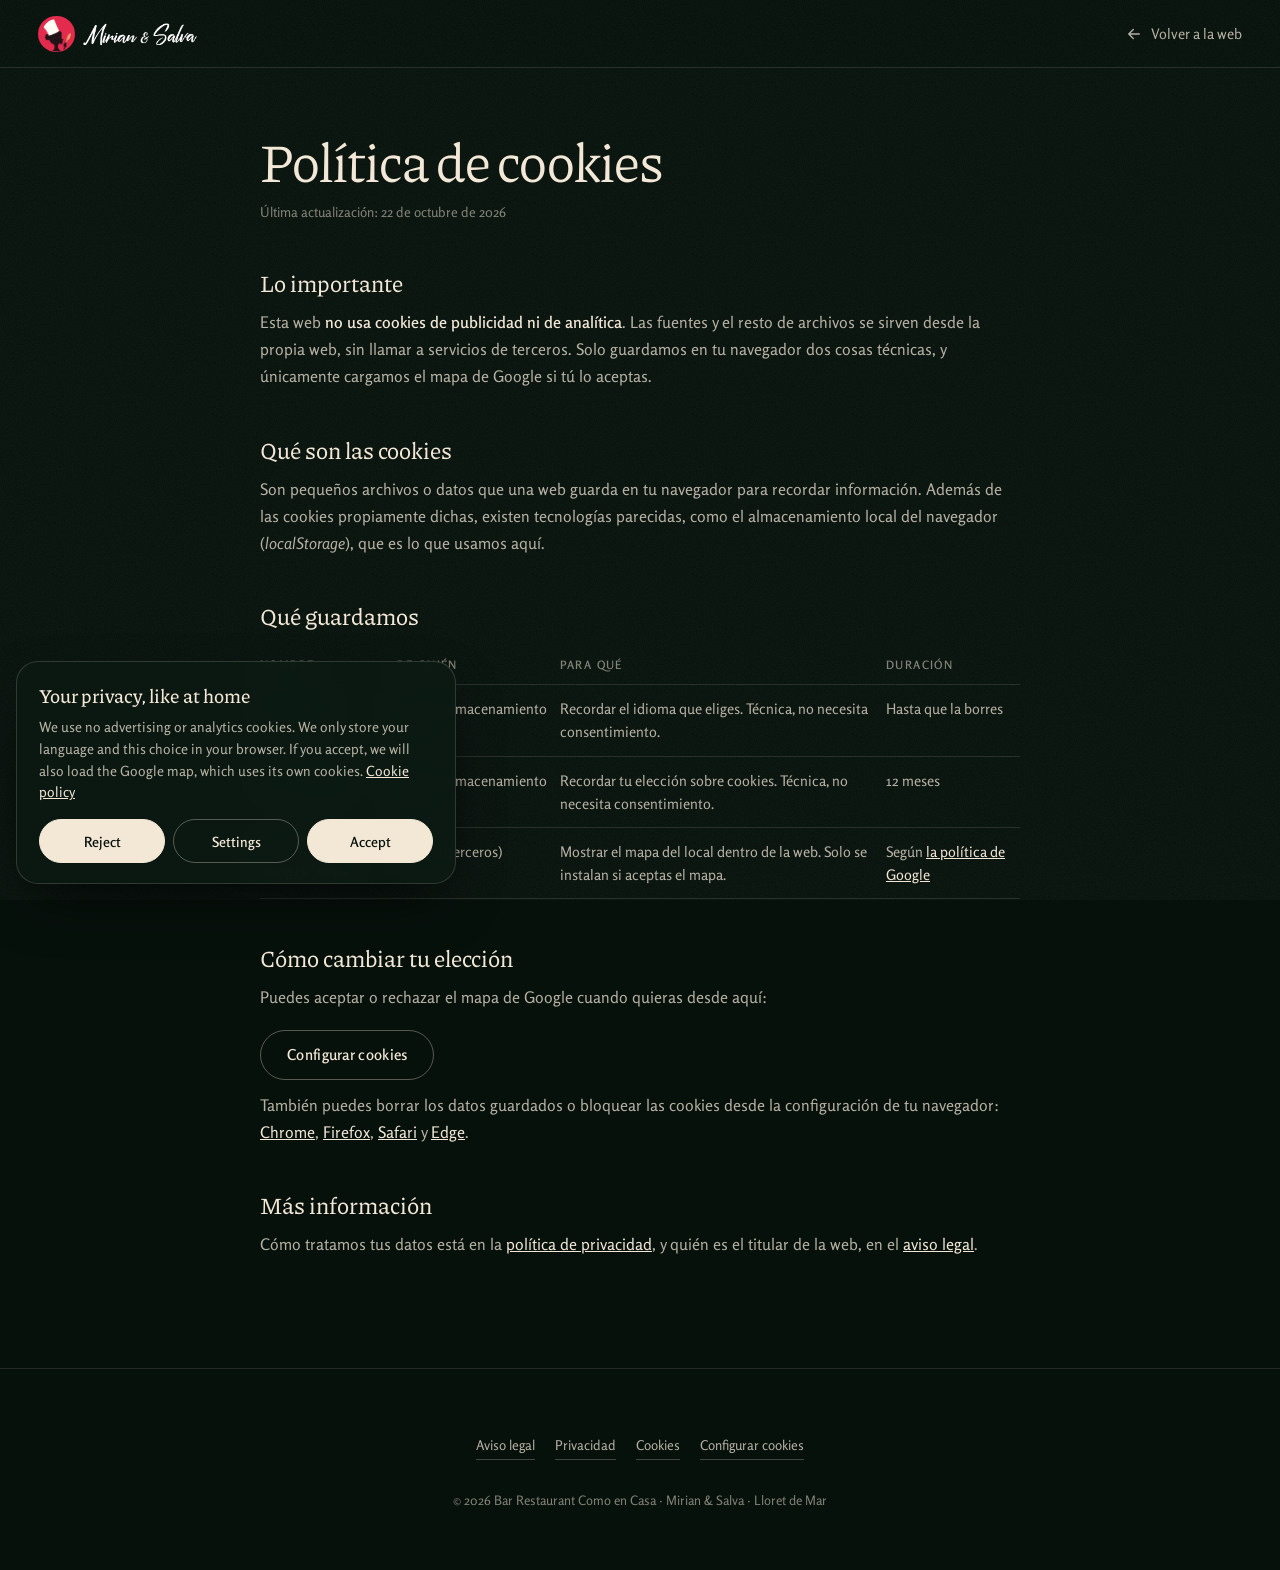
<file: cookies.html>
<!doctype html>
<html lang="es">
<head>
<meta charset="utf-8">
<meta name="viewport" content="width=device-width, initial-scale=1, viewport-fit=cover">
<title>Política de cookies · Mirian &amp; Salva · Como en Casa</title>
<meta name="robots" content="noindex, follow">
<meta name="theme-color" content="#07110c">
<link rel="icon" href="data:image/svg+xml,%3Csvg xmlns='http://www.w3.org/2000/svg' viewBox='0 0 32 32'%3E%3Ccircle cx='16' cy='16' r='16' fill='%23d81e3b'/%3E%3Cpath fill='%23fff6ea' d='M8 24c0-9 6-15 16-16-1 10-7 16-16 16z'/%3E%3C/svg%3E">
<link rel="stylesheet" href="css/fonts.css">
<link rel="stylesheet" href="css/style.css">
</head>
<body class="legal-page">
<svg class="defs" width="0" height="0" aria-hidden="true"><defs><symbol id="i-flecha" viewBox="0 0 24 24"><path d="M5 12h13M13 6l6 6-6 6" fill="none" stroke="currentColor" stroke-width="1.8" stroke-linecap="round" stroke-linejoin="round"/></symbol></defs></svg>
<header class="top is-solid">
  <a class="brand" href="./" aria-label="Mirian &amp; Salva, inicio">
    <img class="brand-chef" src="assets/marca/chef.png" alt="" width="484" height="556">
    <img class="brand-name" src="assets/marca/mirian-salva.png" alt="Mirian &amp; Salva" width="1507" height="292">
  </a>
  <a class="legal-back" href="./"><svg aria-hidden="true"><use href="#i-flecha"/></svg>Volver a la web</a>
</header>

<main class="legal">
  <h1>Política de cookies</h1>
  <p class="upd">Última actualización: 22 de octubre de 2026</p>

  <h2>Lo importante</h2>
  <p>Esta web <strong>no usa cookies de publicidad ni de analítica</strong>. Las fuentes y el resto de archivos se sirven desde la propia web, sin llamar a servicios de terceros. Solo guardamos en tu navegador dos cosas técnicas, y únicamente cargamos el mapa de Google si tú lo aceptas.</p>

  <h2>Qué son las cookies</h2>
  <p>Son pequeños archivos o datos que una web guarda en tu navegador para recordar información. Además de las cookies propiamente dichas, existen tecnologías parecidas, como el almacenamiento local del navegador (<em>localStorage</em>), que es lo que usamos aquí.</p>

  <h2>Qué guardamos</h2>
  <table>
    <thead><tr><th>Nombre</th><th>De quién</th><th>Para qué</th><th>Duración</th></tr></thead>
    <tbody>
      <tr><td>cec-lang</td><td>Propia (almacenamiento local)</td><td>Recordar el idioma que eliges. Técnica, no necesita consentimiento.</td><td>Hasta que la borres</td></tr>
      <tr><td>cec-consent</td><td>Propia (almacenamiento local)</td><td>Recordar tu elección sobre cookies. Técnica, no necesita consentimiento.</td><td>12 meses</td></tr>
      <tr><td>Cookies de Google Maps</td><td>Google (terceros)</td><td>Mostrar el mapa del local dentro de la web. Solo se instalan si aceptas el mapa.</td><td>Según <a href="https://policies.google.com/technologies/cookies?hl=es" target="_blank" rel="noopener">la política de Google</a></td></tr>
    </tbody>
  </table>

  <h2>Cómo cambiar tu elección</h2>
  <p>Puedes aceptar o rechazar el mapa de Google cuando quieras desde aquí:</p>
  <button type="button" class="btn btn-line" data-cookies-open>Configurar cookies</button>
  <p>También puedes borrar los datos guardados o bloquear las cookies desde la configuración de tu navegador:
    <a href="https://support.google.com/chrome/answer/95647?hl=es" target="_blank" rel="noopener">Chrome</a>,
    <a href="https://support.mozilla.org/es/kb/Borrar%20cookies" target="_blank" rel="noopener">Firefox</a>,
    <a href="https://support.apple.com/es-es/guide/safari/sfri11471/mac" target="_blank" rel="noopener">Safari</a> y
    <a href="https://support.microsoft.com/es-es/microsoft-edge/eliminar-las-cookies-en-microsoft-edge-63947406-40ac-c3b8-57b9-2a946a29ae09" target="_blank" rel="noopener">Edge</a>.</p>

  <h2>Más información</h2>
  <p>Cómo tratamos tus datos está en la <a href="privacidad.html">política de privacidad</a>, y quién es el titular de la web, en el <a href="aviso-legal.html">aviso legal</a>.</p>
</main>

<footer class="legal-foot">
  <nav class="legal-links" aria-label="Información legal">
    <a href="aviso-legal.html">Aviso legal</a>
    <a href="privacidad.html">Privacidad</a>
    <a href="cookies.html" aria-current="page">Cookies</a>
    <button type="button" data-cookies-open>Configurar cookies</button>
  </nav>
  <p class="pie-rights"><span>© 2026</span> Bar Restaurant Como en Casa · Mirian &amp; Salva · Lloret de Mar</p>
</footer>
<script src="js/consent.js"></script>
</body>
</html>
</file>
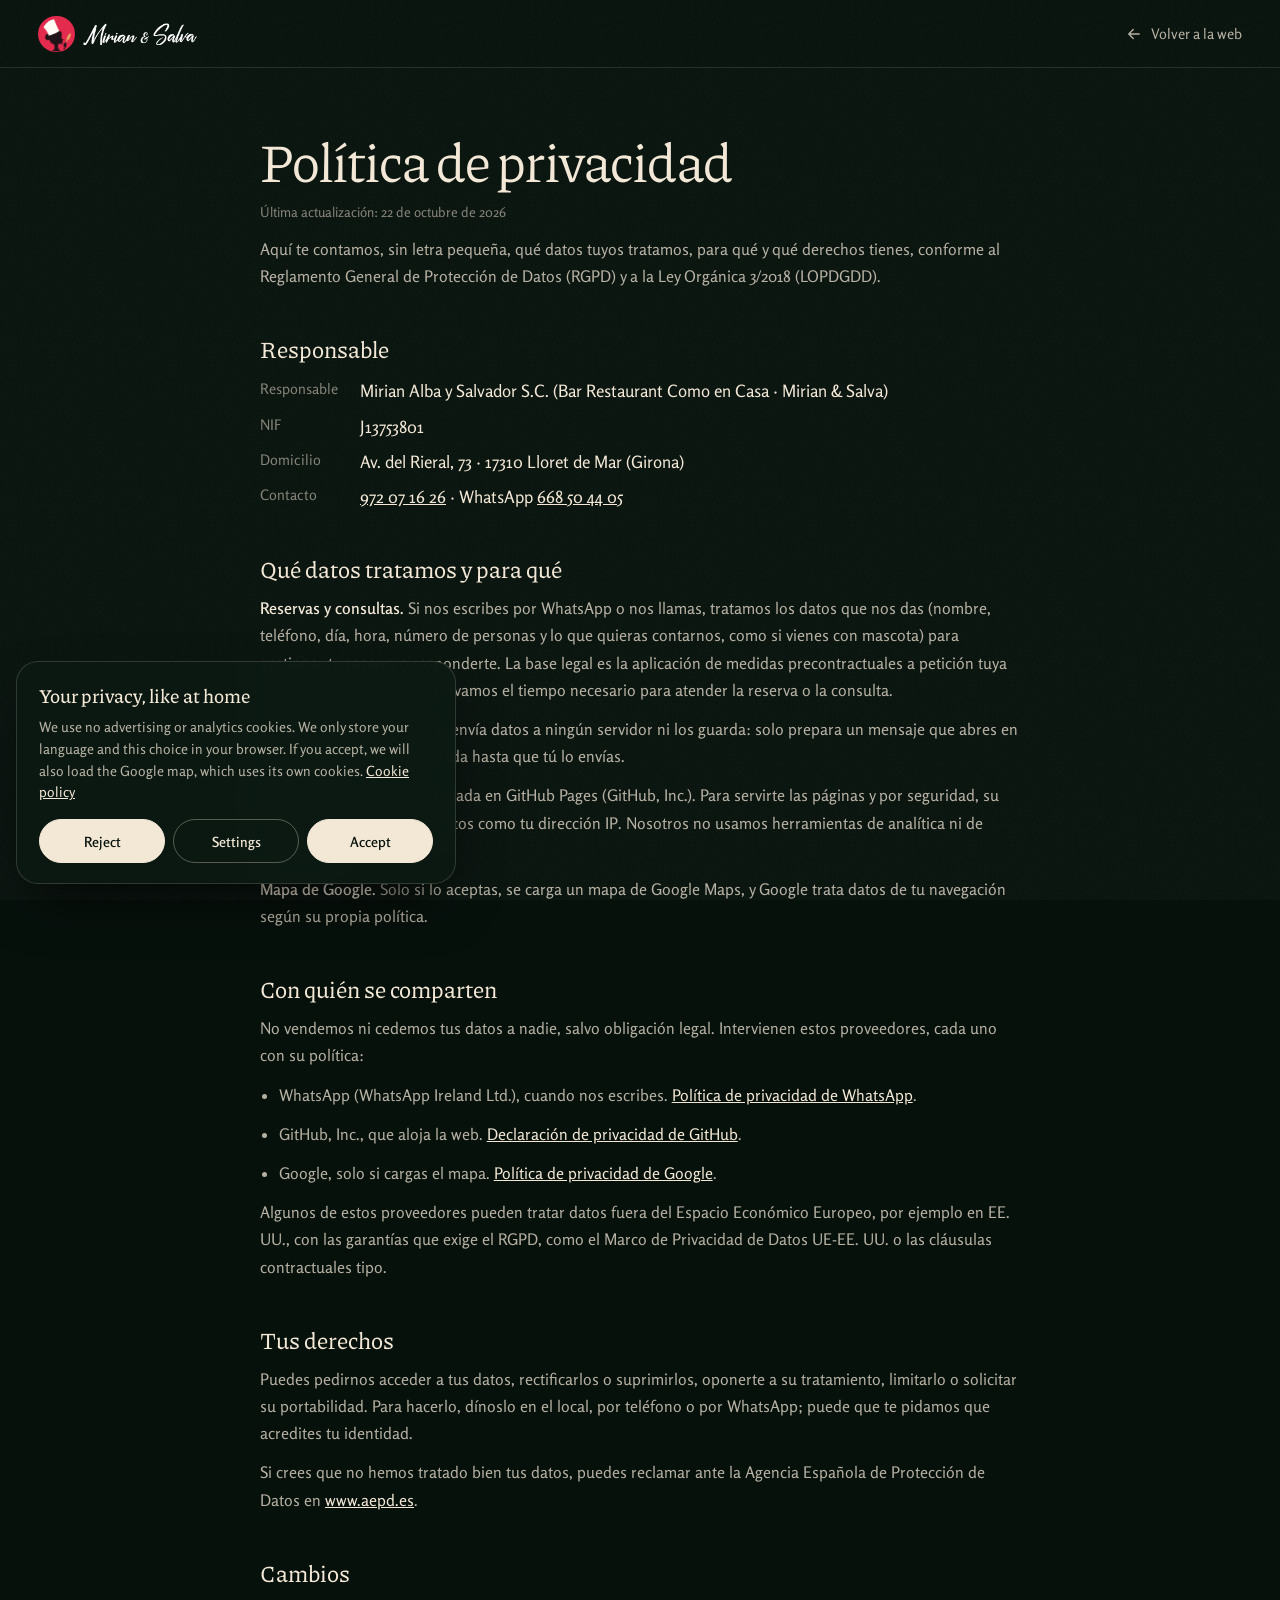
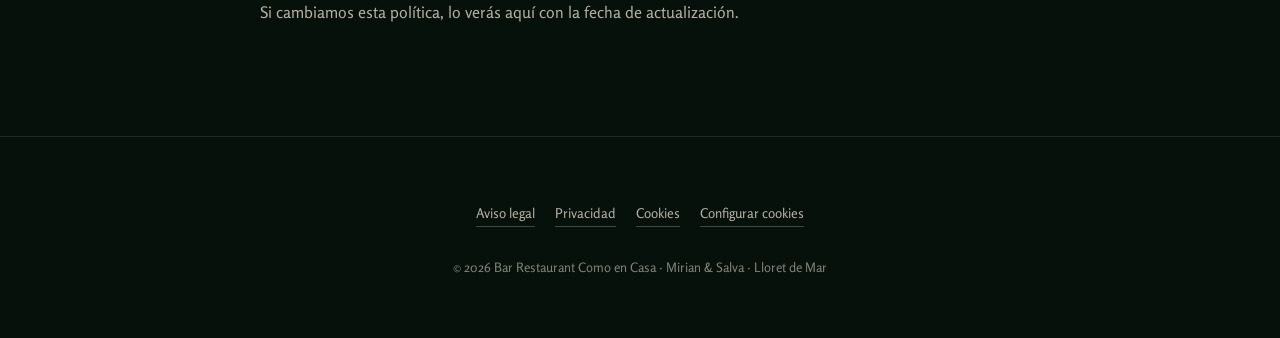
<file: privacidad.html>
<!doctype html>
<html lang="es">
<head>
<meta charset="utf-8">
<meta name="viewport" content="width=device-width, initial-scale=1, viewport-fit=cover">
<title>Política de privacidad · Mirian &amp; Salva · Como en Casa</title>
<meta name="robots" content="noindex, follow">
<meta name="theme-color" content="#07110c">
<link rel="icon" href="data:image/svg+xml,%3Csvg xmlns='http://www.w3.org/2000/svg' viewBox='0 0 32 32'%3E%3Ccircle cx='16' cy='16' r='16' fill='%23d81e3b'/%3E%3Cpath fill='%23fff6ea' d='M8 24c0-9 6-15 16-16-1 10-7 16-16 16z'/%3E%3C/svg%3E">
<link rel="stylesheet" href="css/fonts.css">
<link rel="stylesheet" href="css/style.css">
</head>
<body class="legal-page">
<svg class="defs" width="0" height="0" aria-hidden="true"><defs><symbol id="i-flecha" viewBox="0 0 24 24"><path d="M5 12h13M13 6l6 6-6 6" fill="none" stroke="currentColor" stroke-width="1.8" stroke-linecap="round" stroke-linejoin="round"/></symbol></defs></svg>
<header class="top is-solid">
  <a class="brand" href="./" aria-label="Mirian &amp; Salva, inicio">
    <img class="brand-chef" src="assets/marca/chef.png" alt="" width="484" height="556">
    <img class="brand-name" src="assets/marca/mirian-salva.png" alt="Mirian &amp; Salva" width="1507" height="292">
  </a>
  <a class="legal-back" href="./"><svg aria-hidden="true"><use href="#i-flecha"/></svg>Volver a la web</a>
</header>

<main class="legal">
  <h1>Política de privacidad</h1>
  <p class="upd">Última actualización: 22 de octubre de 2026</p>
  <p>Aquí te contamos, sin letra pequeña, qué datos tuyos tratamos, para qué y qué derechos tienes, conforme al Reglamento General de Protección de Datos (RGPD) y a la Ley Orgánica 3/2018 (LOPDGDD).</p>

  <h2>Responsable</h2>
  <dl>
    <dt>Responsable</dt><dd>Mirian Alba y Salvador S.C. (Bar Restaurant Como en Casa · Mirian &amp; Salva)</dd>
    <dt>NIF</dt><dd>J13753801</dd>
    <dt>Domicilio</dt><dd>Av. del Rieral, 73 · 17310 Lloret de Mar (Girona)</dd>
    <dt>Contacto</dt><dd><a href="tel:+34972071626">972 07 16 26</a> · WhatsApp <a href="tel:+34668504405">668 50 44 05</a></dd>
  </dl>

  <h2>Qué datos tratamos y para qué</h2>
  <p><strong>Reservas y consultas.</strong> Si nos escribes por WhatsApp o nos llamas, tratamos los datos que nos das (nombre, teléfono, día, hora, número de personas y lo que quieras contarnos, como si vienes con mascota) para gestionar tu reserva o responderte. La base legal es la aplicación de medidas precontractuales a petición tuya (art. 6.1.b RGPD). Los conservamos el tiempo necesario para atender la reserva o la consulta.</p>
  <p><strong>El formulario de la web.</strong> No envía datos a ningún servidor ni los guarda: solo prepara un mensaje que abres en WhatsApp. No recibimos nada hasta que tú lo envías.</p>
  <p><strong>Navegación.</strong> La web está alojada en GitHub Pages (GitHub, Inc.). Para servirte las páginas y por seguridad, su servidor registra datos técnicos como tu dirección IP. Nosotros no usamos herramientas de analítica ni de publicidad.</p>
  <p><strong>Mapa de Google.</strong> Solo si lo aceptas, se carga un mapa de Google Maps, y Google trata datos de tu navegación según su propia política.</p>

  <h2>Con quién se comparten</h2>
  <p>No vendemos ni cedemos tus datos a nadie, salvo obligación legal. Intervienen estos proveedores, cada uno con su política:</p>
  <ul>
    <li>WhatsApp (WhatsApp Ireland Ltd.), cuando nos escribes. <a href="https://www.whatsapp.com/legal/privacy-policy-eea" target="_blank" rel="noopener">Política de privacidad de WhatsApp</a>.</li>
    <li>GitHub, Inc., que aloja la web. <a href="https://docs.github.com/es/site-policy/privacy-policies/github-general-privacy-statement" target="_blank" rel="noopener">Declaración de privacidad de GitHub</a>.</li>
    <li>Google, solo si cargas el mapa. <a href="https://policies.google.com/privacy?hl=es" target="_blank" rel="noopener">Política de privacidad de Google</a>.</li>
  </ul>
  <p>Algunos de estos proveedores pueden tratar datos fuera del Espacio Económico Europeo, por ejemplo en EE. UU., con las garantías que exige el RGPD, como el Marco de Privacidad de Datos UE-EE. UU. o las cláusulas contractuales tipo.</p>

  <h2>Tus derechos</h2>
  <p>Puedes pedirnos acceder a tus datos, rectificarlos o suprimirlos, oponerte a su tratamiento, limitarlo o solicitar su portabilidad. Para hacerlo, dínoslo en el local, por teléfono o por WhatsApp; puede que te pidamos que acredites tu identidad.</p>
  <p>Si crees que no hemos tratado bien tus datos, puedes reclamar ante la Agencia Española de Protección de Datos en <a href="https://www.aepd.es/" target="_blank" rel="noopener">www.aepd.es</a>.</p>

  <h2>Cambios</h2>
  <p>Si cambiamos esta política, lo verás aquí con la fecha de actualización.</p>
</main>

<footer class="legal-foot">
  <nav class="legal-links" aria-label="Información legal">
    <a href="aviso-legal.html">Aviso legal</a>
    <a href="privacidad.html" aria-current="page">Privacidad</a>
    <a href="cookies.html">Cookies</a>
    <button type="button" data-cookies-open>Configurar cookies</button>
  </nav>
  <p class="pie-rights"><span>© 2026</span> Bar Restaurant Como en Casa · Mirian &amp; Salva · Lloret de Mar</p>
</footer>
<script src="js/consent.js"></script>
</body>
</html>
</file>
<file: css/fonts.css>
/* Piazzolla y Rosario (SIL OFL), alojadas en la propia web: sin peticiones a Google */
/* latin-ext */
@font-face {
  font-family: 'Piazzolla';
  font-style: italic;
  font-weight: 300 800;
  font-display: swap;
  src: url(../assets/fonts/piazzolla-italic-latin-ext.woff2) format('woff2');
  unicode-range: U+0100-02BA, U+02BD-02C5, U+02C7-02CC, U+02CE-02D7, U+02DD-02FF, U+0304, U+0308, U+0329, U+1D00-1DBF, U+1E00-1E9F, U+1EF2-1EFF, U+2020, U+20A0-20AB, U+20AD-20C4, U+2113, U+2C60-2C7F, U+A720-A7FF;
}
/* latin */
@font-face {
  font-family: 'Piazzolla';
  font-style: italic;
  font-weight: 300 800;
  font-display: swap;
  src: url(../assets/fonts/piazzolla-italic-latin.woff2) format('woff2');
  unicode-range: U+0000-00FF, U+0131, U+0152-0153, U+02BB-02BC, U+02C6, U+02DA, U+02DC, U+0304, U+0308, U+0329, U+2000-206F, U+20AC, U+2122, U+2191, U+2193, U+2212, U+2215, U+FEFF, U+FFFD;
}
/* latin-ext */
@font-face {
  font-family: 'Piazzolla';
  font-style: normal;
  font-weight: 300 800;
  font-display: swap;
  src: url(../assets/fonts/piazzolla-normal-latin-ext.woff2) format('woff2');
  unicode-range: U+0100-02BA, U+02BD-02C5, U+02C7-02CC, U+02CE-02D7, U+02DD-02FF, U+0304, U+0308, U+0329, U+1D00-1DBF, U+1E00-1E9F, U+1EF2-1EFF, U+2020, U+20A0-20AB, U+20AD-20C4, U+2113, U+2C60-2C7F, U+A720-A7FF;
}
/* latin */
@font-face {
  font-family: 'Piazzolla';
  font-style: normal;
  font-weight: 300 800;
  font-display: swap;
  src: url(../assets/fonts/piazzolla-normal-latin.woff2) format('woff2');
  unicode-range: U+0000-00FF, U+0131, U+0152-0153, U+02BB-02BC, U+02C6, U+02DA, U+02DC, U+0304, U+0308, U+0329, U+2000-206F, U+20AC, U+2122, U+2191, U+2193, U+2212, U+2215, U+FEFF, U+FFFD;
}
/* latin-ext */
@font-face {
  font-family: 'Rosario';
  font-style: italic;
  font-weight: 300 700;
  font-display: swap;
  src: url(../assets/fonts/rosario-italic-latin-ext.woff2) format('woff2');
  unicode-range: U+0100-02BA, U+02BD-02C5, U+02C7-02CC, U+02CE-02D7, U+02DD-02FF, U+0304, U+0308, U+0329, U+1D00-1DBF, U+1E00-1E9F, U+1EF2-1EFF, U+2020, U+20A0-20AB, U+20AD-20C4, U+2113, U+2C60-2C7F, U+A720-A7FF;
}
/* latin */
@font-face {
  font-family: 'Rosario';
  font-style: italic;
  font-weight: 300 700;
  font-display: swap;
  src: url(../assets/fonts/rosario-italic-latin.woff2) format('woff2');
  unicode-range: U+0000-00FF, U+0131, U+0152-0153, U+02BB-02BC, U+02C6, U+02DA, U+02DC, U+0304, U+0308, U+0329, U+2000-206F, U+20AC, U+2122, U+2191, U+2193, U+2212, U+2215, U+FEFF, U+FFFD;
}
/* latin-ext */
@font-face {
  font-family: 'Rosario';
  font-style: normal;
  font-weight: 300 700;
  font-display: swap;
  src: url(../assets/fonts/rosario-normal-latin-ext.woff2) format('woff2');
  unicode-range: U+0100-02BA, U+02BD-02C5, U+02C7-02CC, U+02CE-02D7, U+02DD-02FF, U+0304, U+0308, U+0329, U+1D00-1DBF, U+1E00-1E9F, U+1EF2-1EFF, U+2020, U+20A0-20AB, U+20AD-20C4, U+2113, U+2C60-2C7F, U+A720-A7FF;
}
/* latin */
@font-face {
  font-family: 'Rosario';
  font-style: normal;
  font-weight: 300 700;
  font-display: swap;
  src: url(../assets/fonts/rosario-normal-latin.woff2) format('woff2');
  unicode-range: U+0000-00FF, U+0131, U+0152-0153, U+02BB-02BC, U+02C6, U+02DA, U+02DC, U+0304, U+0308, U+0329, U+2000-206F, U+20AC, U+2122, U+2191, U+2193, U+2212, U+2215, U+FEFF, U+FFFD;
}
</file>
<file: css/style.css>
/* Mirian & Salva · Como en Casa — noche tropical */
:root {
  --noche: #07110c;
  --noche-2: #0c1a13;
  --noche-3: #12261b;
  --linea: rgba(243, 232, 214, .12);
  --crema: #f3e8d6;
  --crema-2: rgba(243, 232, 214, .74);
  --crema-3: rgba(243, 232, 214, .52);
  --pasion: #e3264a;
  --pasion-tx: #ff7d95;
  --ambar: #ffb55a;
  --serif: 'Piazzolla', 'Iowan Old Style', Georgia, serif;
  --sans: 'Rosario', 'Segoe UI', system-ui, sans-serif;
  --e-out: cubic-bezier(.16, 1, .3, 1);
  --e-io: cubic-bezier(.65, 0, .35, 1);
  --top-h: 68px;
  color-scheme: dark;
}
*, *::before, *::after { box-sizing: border-box; }
html { -webkit-text-size-adjust: 100%; scrollbar-color: #24402f var(--noche); }
body {
  margin: 0; background: var(--noche); color: var(--crema);
  font: 400 17px/1.6 var(--sans); -webkit-font-smoothing: antialiased; text-rendering: optimizeLegibility;
  overflow-x: hidden;
}
body::after {
  content: ''; position: fixed; inset: 0; z-index: 90; pointer-events: none; opacity: .055;
  background-image: url("data:image/svg+xml,%3Csvg xmlns='http://www.w3.org/2000/svg' width='160' height='160'%3E%3Cfilter id='n'%3E%3CfeTurbulence type='fractalNoise' baseFrequency='.9' numOctaves='2' stitchTiles='stitch'/%3E%3CfeColorMatrix values='0 0 0 0 1 0 0 0 0 1 0 0 0 0 1 0 0 0 .9 0'/%3E%3C/filter%3E%3Crect width='160' height='160' filter='url(%23n)'/%3E%3C/svg%3E");
}
img { max-width: 100%; height: auto; display: block; }
h1, h2, h3, h4, p, ul, ol, dl, dd, figure, blockquote { margin: 0; }
ul, ol { padding: 0; list-style: none; }
a { color: inherit; }
button { font: inherit; color: inherit; background: none; border: 0; cursor: pointer; padding: 0; }
input, select { font: inherit; }
::selection { background: var(--pasion); color: #fff; }
:focus-visible { outline: 2px solid var(--pasion-tx); outline-offset: 3px; border-radius: 8px; }
.sr { position: absolute; width: 1px; height: 1px; overflow: hidden; clip: rect(0 0 0 0); white-space: nowrap; }
.defs { position: absolute; }
.skip { position: absolute; left: 16px; top: -60px; z-index: 100; background: var(--crema); color: var(--noche); padding: 10px 16px; border-radius: 10px; text-decoration: none; font-weight: 600; }
.skip:focus { top: 12px; }
.wrap { width: min(1200px, 100% - 32px); margin-inline: auto; position: relative; z-index: 1; }

/* ---------- tipografía ---------- */
.h-xl { font: 400 clamp(2.35rem, 5.2vw, 4.6rem)/1.02 var(--serif); letter-spacing: -.018em; text-wrap: balance; }
.h-lg { font: 400 clamp(2rem, 3.6vw, 3.2rem)/1.04 var(--serif); letter-spacing: -.015em; }
.h-xl em, .h-lg em, .hero-h em { font-style: italic; font-weight: 340; color: var(--pasion-tx); }
.lead { margin-top: 22px; max-width: 58ch; color: var(--crema-2); font-size: clamp(1.04rem, 1.25vw, 1.18rem); line-height: 1.65; text-wrap: pretty; }
.note { margin-top: 22px; font-size: 13.5px; color: var(--crema-3); }
.tr:empty { display: none; }
.tr { margin-top: 6px; font: italic 400 .95rem/1.4 var(--serif); color: var(--crema-3); }

/* ---------- botones ---------- */
.btn {
  display: inline-flex; align-items: center; justify-content: center; gap: 10px; min-height: 50px; padding: 0 26px;
  border-radius: 999px; font: 600 15px/1 var(--sans); letter-spacing: .02em; text-decoration: none; white-space: nowrap;
  transition: background-color .35s var(--e-out), color .35s var(--e-out), border-color .35s var(--e-out), box-shadow .35s var(--e-out);
}
.btn-pasion { background: var(--pasion); color: #fff; box-shadow: 0 12px 34px -14px rgba(227, 38, 74, .85); }
.btn-line { border: 1px solid rgba(243, 232, 214, .34); color: var(--crema); }
.btn-sm { min-height: 40px; padding: 0 18px; font-size: 14px; }
.btn-full { width: 100%; }
@media (hover: hover) and (pointer: fine) {
  .btn-pasion:hover { background: #f23a5d; box-shadow: 0 16px 40px -12px rgba(242, 58, 93, .9); }
  .btn-line:hover { border-color: var(--crema); background: rgba(243, 232, 214, .06); }
}

/* ---------- cabecera ---------- */
.top {
  position: fixed; inset: 0 0 auto; z-index: 50; height: var(--top-h);
  display: flex; align-items: center; gap: clamp(14px, 2.4vw, 32px); padding: 0 clamp(16px, 3vw, 40px);
  transition: background-color .5s var(--e-out), border-color .5s, backdrop-filter .5s;
  border-bottom: 1px solid transparent;
}
.top.is-solid { background: rgba(7, 17, 12, .8); -webkit-backdrop-filter: blur(16px) saturate(1.2); backdrop-filter: blur(16px) saturate(1.2); border-bottom-color: var(--linea); }
.brand { display: flex; align-items: center; gap: 8px; text-decoration: none; transition: opacity .5s var(--e-out), translate .5s var(--e-out); }
.top:not(.is-solid) .brand { opacity: 0; translate: 0 -6px; pointer-events: none; }
.brand-chef { height: 36px; width: auto; background: var(--pasion); border-radius: 50%; padding: 3px 4px 0; }
.brand-name { height: 22px; width: auto; }
.nav { display: flex; gap: clamp(14px, 2vw, 28px); margin-left: auto; }
.nav a { text-decoration: none; font-size: 15px; color: var(--crema-2); position: relative; padding: 6px 0; transition: color .3s; }
.nav a::after { content: ''; position: absolute; left: 0; right: 0; bottom: 0; height: 1px; background: var(--pasion-tx); scale: 0 1; transform-origin: left; transition: scale .45s var(--e-out); }
@media (hover: hover) and (pointer: fine) { .nav a:hover { color: var(--crema); } .nav a:hover::after { scale: 1 1; } }
.langs { display: flex; gap: 2px; }
.langs button { font: 600 12px/1 var(--sans); letter-spacing: .08em; padding: 8px 7px; border-radius: 8px; color: var(--crema-3); transition: color .3s, background-color .3s; }
.langs button[aria-pressed="true"] { color: var(--crema); background: rgba(243, 232, 214, .1); }
@media (max-width: 920px) {
  .nav { display: none; }
  .top-wa { margin-left: auto; }
}
@media (max-width: 520px) {
  .top-book { display: none; }
  .brand-name { height: 18px; }
  .brand-chef { height: 30px; }
}

/* ---------- 1 · selva y letrero ---------- */
.hero {
  --glow: 0;
  position: relative; min-height: max(100svh, 660px); display: grid; place-items: center; overflow: hidden; isolation: isolate;
  background:
    radial-gradient(110% 60% at 50% 112%, rgba(255, 170, 80, .1) 0%, rgba(255, 170, 80, 0) 60%),
    radial-gradient(100% 80% at 50% -10%, #102b1e 0%, var(--noche) 62%);
  touch-action: pan-y;
}
.hero-luz { position: absolute; inset: 0; z-index: 0; pointer-events: none; background: radial-gradient(58% 42% at 50% 36%, rgba(227, 38, 74, .4) 0%, rgba(227, 38, 74, 0) 72%); opacity: var(--glow); }
.hero-in { position: relative; z-index: 1; width: min(1100px, 100%); padding: clamp(104px, 15vh, 150px) 16px clamp(84px, 12vh, 120px); display: flex; flex-direction: column; align-items: center; text-align: center; }
.selva { position: absolute; inset: 0; z-index: 2; pointer-events: none; }
.selva-fondo { z-index: 0; }
.hint { position: absolute; z-index: 3; left: 50%; bottom: max(18px, env(safe-area-inset-bottom)); translate: -50% 0; margin: 0; font: 600 11.5px/1 var(--sans); letter-spacing: .18em; text-transform: uppercase; color: var(--crema-3); white-space: nowrap; display: flex; align-items: center; gap: 10px; }
.hint::before, .hint::after { content: ''; width: 26px; height: 1px; background: currentColor; opacity: .6; }

.letrero { --g: 1; position: relative; width: min(940px, 92vw); aspect-ratio: 5 / 1; container-type: inline-size; }
.l-halo { position: absolute; inset: -55% -14%; pointer-events: none; background: radial-gradient(50% 50% at 50% 50%, rgba(240, 40, 72, .5), rgba(240, 40, 72, 0) 70%); opacity: var(--g); filter: blur(10px); }
.l-cara {
  position: absolute; inset: 0; border-radius: 1.1cqw; overflow: hidden;
  background:
    linear-gradient(180deg, rgba(255, 255, 255, .2) 0%, rgba(255, 255, 255, 0) 32%),
    radial-gradient(70% 140% at 55% 55%, #ef3046 0%, #d01b31 55%, #a50f22 100%);
  box-shadow: 0 0 0 .4cqw #170709, 0 0 0 .55cqw rgba(255, 255, 255, .07), 0 1.6cqw 3.2cqw rgba(0, 0, 0, .55), 0 0 5cqw rgba(240, 40, 72, calc(.55 * var(--g)));
}
.l-tubos { position: absolute; inset: 0; pointer-events: none; background: repeating-linear-gradient(90deg, rgba(255, 220, 220, .09) 0 9%, rgba(255, 220, 220, 0) 9% 20%); mix-blend-mode: soft-light; }
.l-franja {
  position: absolute; left: 21.5%; right: 1.6%; top: 6%; height: 18%; border-radius: .5cqw;
  background: linear-gradient(180deg, #2b0a0f, #170407); display: flex; align-items: center; justify-content: space-between; padding: 0 7% 0 11%;
  font: 600 1.62cqw/1 var(--sans); letter-spacing: .34em; text-transform: uppercase; color: #fff; white-space: nowrap;
}
.l-chef { position: absolute; left: 2.6%; bottom: 0; height: 100%; width: auto; }
.l-nombre { position: absolute; left: 23%; width: 73%; top: 25%; filter: drop-shadow(0 0 .3cqw rgba(255, 255, 255, .7)) drop-shadow(0 0 1.3cqw rgba(255, 190, 200, .4)); }
.l-nombre img { width: 100%; height: auto; }
.letrero .l-cara, .letrero .l-halo { transition: filter .06s linear, opacity .06s linear; }
.letrero.is-off { --g: 0; }
.letrero.is-off .l-cara { filter: brightness(.24) saturate(.5); }
.letrero.is-off .l-nombre { filter: none; opacity: .55; }
@media (max-width: 600px) {
  .letrero { width: 94vw; aspect-ratio: 4.4 / 1; }
  .l-franja { font-size: 2.1cqw; letter-spacing: .22em; padding: 0 5% 0 8%; }
  .l-nombre { top: 28%; }
}

.hero-h { margin-top: clamp(38px, 6.5vh, 70px); font: 400 clamp(2.3rem, 5.6vw, 5.4rem)/.98 var(--serif); letter-spacing: -.025em; text-wrap: balance; }
.hero-h .ln { display: block; overflow: hidden; padding: 0 .06em .08em; }
.hero-h .ln > * { display: inline-block; }
.hero-sub { margin-top: 24px; max-width: 46ch; color: var(--crema-2); font-size: clamp(1.02rem, 1.3vw, 1.18rem); text-wrap: pretty; }
.ctas { display: flex; flex-wrap: wrap; gap: 12px; justify-content: center; margin-top: 32px; }
.ctas-left { justify-content: flex-start; }
.status { margin-top: 24px; display: inline-flex; align-items: center; gap: 9px; font-size: 13.5px; letter-spacing: .04em; color: var(--crema-3); }
.status i { width: 7px; height: 7px; border-radius: 50%; background: #8a7f73; }
.status.is-open i { background: #72dd90; box-shadow: 0 0 0 4px rgba(114, 221, 144, .16); }

/* ---------- decorados de hoja ---------- */
.hoja-deco { position: absolute; z-index: 0; pointer-events: none; width: clamp(240px, 32vw, 500px); height: auto; color: #0d2218; fill: currentColor; transform-origin: 50% 100%; animation: mecer 9s var(--e-io) infinite alternate; }
.hoja-deco path { fill: currentColor; }
@keyframes mecer { from { rotate: var(--r0, -4deg); } to { rotate: var(--r1, 3deg); } }

/* ---------- 2 · casa ---------- */
section { position: relative; }
.casa { padding: clamp(96px, 13vw, 170px) 0 clamp(80px, 10vw, 130px); overflow: hidden; }
.casa .hd-1 { right: -8%; top: -6%; --r0: 168deg; --r1: 176deg; color: #0b1e15; }
.casa-grid { display: grid; grid-template-columns: minmax(0, 1.05fr) minmax(0, .95fr); gap: clamp(40px, 6vw, 96px); align-items: center; }
.promesas { margin-top: 38px; display: grid; }
.promesas li { display: grid; grid-template-columns: minmax(150px, 220px) 1fr; gap: 6px 24px; padding: 16px 0; border-top: 1px solid var(--linea); }
.promesas b { font: 500 1.15rem/1.3 var(--serif); }
.promesas span { color: var(--crema-2); font-size: 15.5px; }
.casa-fotos { position: relative; height: clamp(480px, 54vw, 700px); }
.foto-hoja { position: absolute; }
.foto-hoja .fh-in {
  width: 100%; height: 100%; overflow: hidden;
  -webkit-mask: url("data:image/svg+xml,%3Csvg xmlns='http://www.w3.org/2000/svg' viewBox='0 0 100 130' preserveAspectRatio='none'%3E%3Cpath d='M50 0C86 14 100 46 98 78C96 107 76 128 50 130C24 128 4 107 2 78C0 46 14 14 50 0Z'/%3E%3C/svg%3E") center / 100% 100% no-repeat;
  mask: url("data:image/svg+xml,%3Csvg xmlns='http://www.w3.org/2000/svg' viewBox='0 0 100 130' preserveAspectRatio='none'%3E%3Cpath d='M50 0C86 14 100 46 98 78C96 107 76 128 50 130C24 128 4 107 2 78C0 46 14 14 50 0Z'/%3E%3C/svg%3E") center / 100% 100% no-repeat;
}
.foto-hoja img { width: 100%; height: 116%; object-fit: cover; }
.foto-hoja figcaption { position: absolute; left: 0; right: 0; bottom: -34px; text-align: center; font: italic 400 15px/1.3 var(--serif); color: var(--crema-3); }
.f-a { left: 0; top: 0; width: 60%; height: 76%; }
.f-b { right: 0; bottom: 34px; width: 52%; height: 64%; }

/* ---------- la receta de la pared ---------- */
.receta { padding: clamp(70px, 9vw, 120px) 0 clamp(90px, 11vw, 150px); overflow: hidden; background: radial-gradient(60% 55% at 50% 50%, rgba(255, 181, 90, .08), rgba(255, 181, 90, 0) 70%); }
.receta-in { position: relative; width: min(860px, 100% - 32px); margin: 0 auto; text-align: center; }
.rc-ico { position: absolute; width: clamp(64px, 9vw, 110px); height: auto; fill: none; stroke: var(--crema); stroke-width: 1.6; stroke-linecap: round; stroke-linejoin: round; opacity: .32; }
.rc-gorro { left: 2%; top: 6%; rotate: -14deg; }
.rc-rodillo { right: 3%; top: 2%; }
.rc-varillas { left: 0; bottom: 14%; }
.rc-cubiertos { right: 1%; bottom: 20%; }
.rc-orla { display: block; width: clamp(180px, 26vw, 240px); height: auto; margin: 0 auto 14px; fill: none; stroke: var(--pasion-tx); stroke-width: 1.5; stroke-linecap: round; stroke-linejoin: round; }
.receta-h { font: 600 clamp(.95rem, 1.3vw, 1.1rem)/1 var(--sans); letter-spacing: .34em; text-transform: uppercase; color: var(--crema-2); padding-left: .34em; }
.receta-lista { margin-top: clamp(24px, 3.5vw, 40px); display: grid; gap: clamp(2px, .6vw, 8px); }
.receta-lista li { display: flex; justify-content: center; align-items: baseline; flex-wrap: wrap; gap: 0 .45em; font: 400 clamp(2rem, 4.6vw, 3.6rem)/1.08 var(--serif); letter-spacing: -.012em; }
.receta-lista b { font: 600 clamp(1rem, 1.5vw, 1.25rem)/1 var(--sans); letter-spacing: .04em; color: var(--pasion-tx); translate: 0 -.12em; }
.receta-lista .rc-1 span, .receta-lista .rc-5 span { font-style: italic; }
.receta-lista .rc-3 { font-size: clamp(2.3rem, 5.4vw, 4.2rem); }
.receta-lista .rc-5 span { color: var(--pasion-tx); }
.receta-fin { margin-top: clamp(28px, 4vw, 46px); font: 400 clamp(1.45rem, 2.8vw, 2.2rem)/1.25 var(--serif); text-wrap: balance; }
.receta-fin em { font-style: italic; color: var(--pasion-tx); }
@media (max-width: 640px) {
  .rc-ico { opacity: .16; width: 70px; }
  .rc-gorro { left: -10px; top: -4px; }
  .rc-rodillo { right: -14px; top: -10px; }
  .rc-varillas { left: -16px; bottom: 6%; }
  .rc-cubiertos { right: -14px; bottom: 12%; }
}

/* ---------- 3 · especialidad ---------- */
.especial { min-height: clamp(580px, 86vh, 860px); display: grid; align-items: center; overflow: hidden; }
.esp-ph { position: absolute; inset: 0; }
.esp-ph img { width: 100%; height: 120%; object-fit: cover; object-position: 60% 50%; }
.esp-ph::after { content: ''; position: absolute; inset: 0; background: linear-gradient(90deg, rgba(7, 17, 12, .96) 0%, rgba(7, 17, 12, .78) 34%, rgba(7, 17, 12, .1) 68%), linear-gradient(0deg, var(--noche) 0%, rgba(7, 17, 12, 0) 22%), linear-gradient(180deg, var(--noche) 0%, rgba(7, 17, 12, 0) 18%); }
.esp-in { padding: 120px 0; }
.esp-card { max-width: 480px; }
.esp-sub { margin-top: 8px; font: italic 400 clamp(1.3rem, 2vw, 1.7rem)/1.2 var(--serif); color: var(--pasion-tx); }
.esp-lead { margin-top: 20px; color: var(--crema-2); }
.esp-list { margin-top: 28px; }
.esp-list li { display: flex; align-items: baseline; gap: 12px; padding: 12px 0; font: 500 1.18rem/1.3 var(--serif); }
.esp-list i { flex: 1; min-width: 20px; border-bottom: 1px dotted rgba(243, 232, 214, .32); translate: 0 -5px; }
.esp-list b { font: 600 16px var(--sans); font-variant-numeric: tabular-nums; }
.esp-q { margin-top: 30px; padding-left: 20px; border-left: 2px solid var(--pasion); }
.esp-q > p:first-child { font: italic 400 1.5rem/1.3 var(--serif); }
.esp-q footer { margin-top: 8px; font-size: 13.5px; color: var(--crema-3); }

/* ---------- 5 · carta ---------- */
.carta { padding: clamp(96px, 12vw, 150px) 0 clamp(80px, 10vw, 130px); }
.carta-tools { display: flex; flex-wrap: wrap; gap: 14px; align-items: center; margin-top: 38px; }
.buscar { flex: 1 1 300px; max-width: 460px; display: flex; align-items: center; gap: 12px; height: 52px; padding: 0 20px; border-radius: 999px; border: 1px solid rgba(243, 232, 214, .2); background: rgba(255, 255, 255, .03); transition: border-color .3s; }
.buscar:focus-within { border-color: var(--crema-2); }
.buscar svg { width: 18px; height: 18px; color: var(--crema-3); flex: none; }
.buscar input { flex: 1; min-width: 0; height: 100%; background: none; border: 0; color: var(--crema); font-size: 16px; outline: none; }
.buscar input::placeholder { color: var(--crema-3); }
.filtros { display: flex; flex-wrap: wrap; gap: 8px; }
.filtros button { height: 42px; padding: 0 16px; border-radius: 999px; border: 1px solid var(--linea); color: var(--crema-2); font-size: 14.5px; display: inline-flex; align-items: center; gap: 8px; white-space: nowrap; transition: background-color .3s, color .3s, border-color .3s; }
.filtros button svg { width: 18px; height: 18px; }
.filtros button[aria-pressed="true"] { background: var(--crema); color: var(--noche); border-color: var(--crema); }
@media (hover: hover) and (pointer: fine) { .filtros button:hover { border-color: rgba(243, 232, 214, .4); } }
.cats { position: sticky; top: var(--top-h); z-index: 20; display: flex; gap: 4px; overflow-x: auto; margin: 22px -16px 0; padding: 12px 16px; background: linear-gradient(180deg, var(--noche) 72%, rgba(7, 17, 12, 0)); scrollbar-width: none; }
.cats::-webkit-scrollbar { display: none; }
.cats a { flex: none; white-space: nowrap; text-decoration: none; padding: 8px 14px; border-radius: 999px; font-size: 14px; color: var(--crema-3); transition: color .3s, background-color .3s; }
.cats a.is-on { color: var(--crema); background: rgba(243, 232, 214, .09); }
.cats a[hidden] { display: none; }
.cat { padding-top: 54px; scroll-margin-top: calc(var(--top-h) + 64px); }
.cat[hidden] { display: none; }
.cat-h { display: flex; flex-wrap: wrap; justify-content: space-between; align-items: flex-end; gap: 10px 20px; padding-bottom: 16px; border-bottom: 1px solid rgba(243, 232, 214, .24); }
.cat-h h3 { font: 400 clamp(1.8rem, 3vw, 2.6rem)/1.05 var(--serif); letter-spacing: -.012em; }
.cat-n { width: 100%; order: 3; font: italic 400 1.02rem/1.3 var(--serif); color: var(--crema-3); }
.cat-n:empty { display: none; }
.pan { display: inline-flex; padding: 3px; border-radius: 999px; border: 1px solid var(--linea); gap: 2px; }
.pan button { padding: 7px 14px; border-radius: 999px; font-size: 13.5px; color: var(--crema-2); transition: background-color .3s, color .3s; }
.pan button[aria-pressed="true"] { background: var(--crema); color: var(--noche); }
.platos { display: grid; grid-template-columns: repeat(2, minmax(0, 1fr)); column-gap: clamp(28px, 4.5vw, 72px); }
.grupo-h { grid-column: 1 / -1; padding: 26px 0 4px; font: italic 400 1.25rem var(--serif); color: var(--pasion-tx); }
.plato { display: grid; grid-template-columns: 78px minmax(0, 1fr) auto; gap: 18px; align-items: center; padding: 16px 0; border-bottom: 1px solid var(--linea); }
.plato.no-img { grid-template-columns: minmax(0, 1fr) auto; }
.plato { opacity: 0; translate: 0 14px; transition: opacity .9s var(--e-out), translate .9s var(--e-out); }
.plato.in { opacity: 1; translate: 0 0; }
.plato[hidden] { display: none; }
.pl-img { width: 78px; height: 78px; border-radius: 50%; object-fit: cover; background: var(--noche-3); box-shadow: 0 10px 24px -12px rgba(0, 0, 0, .9), 0 0 0 1px rgba(243, 232, 214, .06); }
.pl-txt h4 { font: 500 1.14rem/1.25 var(--serif); display: flex; flex-wrap: wrap; align-items: baseline; gap: 2px 10px; }
.pl-org { font: 600 10.5px/1 var(--sans); letter-spacing: .16em; text-transform: uppercase; color: var(--pasion-tx); }
.pl-d { margin-top: 4px; font-size: 14.5px; line-height: 1.45; color: var(--crema-2); }
.pl-d:empty { display: none; }
.pl-af { margin-top: 6px; display: flex; gap: 7px; align-items: flex-start; font: italic 400 14px/1.4 var(--serif); color: var(--pasion-tx); }
.pl-af svg, .af-nota svg { width: 16px; height: 16px; flex: none; margin-top: 2px; }
.pl-price { text-align: right; font: 600 15px/1.3 var(--sans); font-variant-numeric: tabular-nums; white-space: nowrap; }
.pl-price small { display: block; font-weight: 400; font-size: 12px; color: var(--crema-3); }
.extras { margin-top: 18px; display: flex; flex-wrap: wrap; gap: 8px 24px; font-size: 14.5px; color: var(--crema-2); }
.extras b { font-family: var(--serif); font-style: italic; font-weight: 400; color: var(--crema); margin-right: 6px; }
.extras span { font-variant-numeric: tabular-nums; }
.vacio { margin-top: 40px; font: italic 400 1.3rem var(--serif); color: var(--crema-2); }

/* ---------- 6 · la barra ---------- */
.barra-s { padding: clamp(96px, 12vw, 160px) 0; background: radial-gradient(80% 50% at 50% 0%, rgba(255, 181, 90, .07), rgba(255, 181, 90, 0) 70%), var(--noche); }
.copas-hint { margin-top: 14px; font-size: 13.5px; color: var(--crema-3); }
.copas { display: grid; grid-template-columns: repeat(6, minmax(0, 1fr)); gap: clamp(10px, 1.8vw, 22px); margin-top: 46px; }
.copa-card { position: relative; display: flex; flex-direction: column; align-items: center; text-align: center; padding: 18px 8px 20px; border-radius: 22px; -webkit-tap-highlight-color: transparent; }
.copa-card::before { content: ''; position: absolute; inset: 6% 8% 30%; border-radius: 50%; background: radial-gradient(50% 50% at 50% 60%, var(--c), rgba(0, 0, 0, 0) 72%); opacity: .16; filter: blur(14px); transition: opacity .6s var(--e-out); pointer-events: none; }
.copa-card.is-sip::before { opacity: .38; }
.copa-card .copa-svg { position: relative; width: 100%; max-width: 116px; height: auto; overflow: visible; }
.copa-card h4 { position: relative; margin-top: 10px; font: 500 1.05rem/1.2 var(--serif); }
.cp-price { position: relative; margin-top: 4px; font: 600 14px var(--sans); color: var(--crema-2); font-variant-numeric: tabular-nums; }
.cp-zero { display: block; font: italic 400 13px var(--serif); color: var(--crema-3); }
.cp-af { position: relative; margin-top: 8px; font: italic 400 13.5px/1.35 var(--serif); color: var(--pasion-tx); display: flex; gap: 6px; justify-content: center; }
.cp-af svg { width: 14px; height: 14px; flex: none; margin-top: 2px; }
.cp-ronda { position: absolute; top: 4px; left: 50%; translate: -50% 0; font: italic 400 14px var(--serif); color: var(--ambar); opacity: 0; pointer-events: none; white-space: nowrap; }
.vidrio { fill: none; stroke: rgba(243, 232, 214, .62); stroke-width: 1.5; stroke-linejoin: round; stroke-linecap: round; }
.brillo { fill: none; stroke: rgba(255, 255, 255, .24); stroke-width: 2; stroke-linecap: round; }
.ice { fill: rgba(255, 255, 255, .26); stroke: rgba(255, 255, 255, .5); stroke-width: .6; }
.mint { fill: #4f9a3a; opacity: .92; }
.sal circle { fill: #fff; opacity: .9; }
.liq { transition: transform 1.5s var(--e-out); }
.ola { animation: ola 2.8s linear infinite; }
.is-sip .ola { animation-duration: .8s; }
@keyframes ola { to { transform: translateX(-20px); } }
.burbujas circle { fill: rgba(255, 255, 255, .75); animation: burbuja 2.6s var(--d) ease-in infinite; }
@keyframes burbuja { 0% { transform: translateY(0); opacity: 0; } 15% { opacity: 1; } 100% { transform: translateY(-34px); opacity: 0; } }
.pajita { transform-box: view-box; transform-origin: 56px 140px; transition: transform .7s var(--e-out); }
.is-sip .pajita { transform: rotate(-5deg) translateY(2px); }
.barra-grid { display: grid; grid-template-columns: minmax(0, 1.5fr) minmax(0, 1fr) minmax(0, 1fr); gap: 18px; margin-top: 60px; }
.bloque { padding: clamp(22px, 2.6vw, 30px); border-radius: 24px; border: 1px solid var(--linea); background: rgba(255, 255, 255, .02); }
.bloque h3 { display: flex; justify-content: space-between; align-items: baseline; gap: 12px; font: 450 1.55rem/1.2 var(--serif); }
.bloque h3 b { font: 600 15px var(--sans); font-variant-numeric: tabular-nums; }
.bloque > p { margin-top: 6px; color: var(--crema-2); font-size: 15px; }
.frutas { display: flex; flex-wrap: wrap; gap: 8px; margin-top: 18px; }
.frutas li { display: inline-flex; align-items: center; gap: 9px; padding: 8px 14px; border-radius: 999px; border: 1px solid var(--linea); font-size: 14.5px; }
.frutas i { width: 10px; height: 10px; border-radius: 50%; background: var(--c); box-shadow: 0 0 12px var(--c); }
.frutas .is-af { border-color: rgba(242, 194, 48, .55); }
.af-nota { display: flex; gap: 8px; margin-top: 16px; font: italic 400 14.5px/1.4 var(--serif); color: var(--pasion-tx); }
.precio-barra { margin-top: 14px !important; font: 600 12px var(--sans) !important; letter-spacing: .14em; text-transform: uppercase; color: var(--crema-3) !important; }
.filas { margin-top: 10px; }
.filas li { display: flex; justify-content: space-between; gap: 14px; padding: 11px 0; border-bottom: 1px solid var(--linea); font-size: 15px; }
.filas li:last-child { border-bottom: 0; }
.filas b { font-weight: 600; font-variant-numeric: tabular-nums; white-space: nowrap; }

/* ---------- 7 · terraza ---------- */
.terraza { padding: clamp(96px, 12vw, 160px) 0; }
.terr-grid { display: grid; grid-template-columns: minmax(0, .95fr) minmax(0, 1.05fr); gap: clamp(36px, 6vw, 96px); align-items: center; }
.terr-ph { position: relative; aspect-ratio: 4 / 5; border-radius: 30px; overflow: hidden; }
.terr-ph img { width: 100%; height: 115%; object-fit: cover; }
.terr-ph::after { content: ''; position: absolute; inset: 0; background: linear-gradient(180deg, rgba(7, 17, 12, 0) 60%, rgba(7, 17, 12, .5)); }
.mini-q { margin-top: 30px; }
.mini-q > p:first-child { font: italic 400 clamp(1.25rem, 1.8vw, 1.5rem)/1.35 var(--serif); }
.mini-q footer { margin-top: 8px; font-size: 13.5px; color: var(--crema-3); }
.copa-foto { margin-top: 34px; display: grid; grid-template-columns: 140px minmax(0, 1fr); gap: 26px; align-items: center; }
.copa-foto .foto-hoja { position: relative; width: 140px; height: 220px; }
.copa-foto .mini-q { margin-top: 0; }

/* ---------- 8 · reseñas ---------- */
.voces { padding: clamp(80px, 10vw, 140px) 0; }
.voces-note { margin-top: 12px; font-size: 13.5px; color: var(--crema-3); }
.voces-note:empty { display: none; }
.voces-grid { display: grid; grid-template-columns: repeat(3, minmax(0, 1fr)); gap: 18px; margin-top: 44px; }
.voz { display: flex; flex-direction: column; justify-content: space-between; gap: 22px; padding: clamp(24px, 2.6vw, 32px); border-radius: 24px; border: 1px solid var(--linea); background: var(--noche-2); }
.voz p { font: italic 400 1.08rem/1.6 var(--serif); color: var(--crema); }
.voz footer { font: 600 12.5px var(--sans); letter-spacing: .14em; text-transform: uppercase; color: var(--crema-3); }
.link-arrow { margin-top: 30px; display: inline-flex; align-items: center; gap: 10px; color: var(--crema-2); text-decoration: none; font-size: 15px; border-bottom: 1px solid rgba(243, 232, 214, .3); padding-bottom: 4px; transition: color .3s, border-color .3s; }
.link-arrow svg { width: 18px; height: 18px; transition: translate .4s var(--e-out); }
@media (hover: hover) and (pointer: fine) { .link-arrow:hover { color: var(--crema); border-color: var(--crema); } .link-arrow:hover svg { translate: 4px 0; } }

/* ---------- 9 · visita y reserva ---------- */
.visita { padding: clamp(80px, 10vw, 140px) 0 clamp(96px, 12vw, 160px); }
.visita-grid { display: grid; grid-template-columns: minmax(0, 1fr) minmax(0, 1fr); gap: clamp(36px, 6vw, 96px); align-items: start; }
.datos { margin-top: 36px; }
.datos > div { display: grid; grid-template-columns: 120px minmax(0, 1fr); gap: 12px; padding: 18px 0; border-top: 1px solid var(--linea); }
.datos dt { font: 600 12px/1.9 var(--sans); letter-spacing: .14em; text-transform: uppercase; color: var(--crema-3); }
.datos dd { color: var(--crema); }
.datos small { color: var(--crema-3); font-size: 14px; }
.tels { display: grid; gap: 4px; }
.tels a { text-decoration: none; display: flex; gap: 12px; font-variant-numeric: tabular-nums; }
.tels span { width: 64px; color: var(--crema-3); }
.horario li { display: flex; justify-content: space-between; gap: 16px; padding: 3px 0; color: var(--crema-2); font-variant-numeric: tabular-nums; }
.horario li.is-today { color: var(--crema); font-weight: 600; }
.horario li.is-off { color: var(--crema-3); }
.reserva { position: relative; padding: clamp(24px, 3vw, 38px); border-radius: 28px; border: 1px solid var(--linea); background: radial-gradient(100% 60% at 50% 0%, rgba(227, 38, 74, .1), rgba(227, 38, 74, 0) 70%), var(--noche-2); scroll-margin-top: calc(var(--top-h) + 20px); }
.reserva-h { font: 400 clamp(1.8rem, 2.6vw, 2.3rem)/1.1 var(--serif); }
.campo { display: grid; gap: 8px; margin-top: 18px; border: 0; padding: 0; min-width: 0; }
.campo-2 { display: grid; grid-template-columns: 1fr 1fr; gap: 14px; }
.lbl { font: 600 11.5px var(--sans); letter-spacing: .14em; text-transform: uppercase; color: var(--crema-3); padding: 0; }
.campo input[type="text"], .campo input[type="date"], .campo select {
  width: 100%; height: 50px; padding: 0 14px; border-radius: 14px; border: 1px solid rgba(243, 232, 214, .18); background: rgba(255, 255, 255, .04); color: var(--crema); font-size: 16px; transition: border-color .3s;
}
.campo select option { background: var(--noche-2); }
.campo input:focus, .campo select:focus { outline: none; border-color: var(--crema-2); }
.stepper { display: flex; align-items: center; gap: 14px; }
.stepper button { width: 46px; height: 46px; border-radius: 50%; border: 1px solid rgba(243, 232, 214, .24); font-size: 20px; transition: border-color .3s, background-color .3s; }
.stepper output { min-width: 32px; text-align: center; font: 450 1.7rem var(--serif); font-variant-numeric: tabular-nums; }
.seg { display: flex; flex-wrap: wrap; gap: 8px; }
.seg label { position: relative; }
.seg input { position: absolute; opacity: 0; inset: 0; }
.seg span { display: inline-flex; align-items: center; height: 42px; padding: 0 16px; border-radius: 999px; border: 1px solid rgba(243, 232, 214, .2); font-size: 14.5px; color: var(--crema-2); transition: background-color .3s, color .3s, border-color .3s; cursor: pointer; }
.seg input:checked + span { background: var(--crema); color: var(--noche); border-color: var(--crema); }
.seg input:focus-visible + span { outline: 2px solid var(--pasion-tx); outline-offset: 3px; }
.check { display: flex; align-items: center; gap: 12px; margin-top: 20px; cursor: pointer; font-size: 15.5px; }
.check input { position: absolute; opacity: 0; }
.check .box { width: 24px; height: 24px; border-radius: 8px; border: 1px solid rgba(243, 232, 214, .32); display: grid; place-items: center; transition: background-color .3s, border-color .3s; }
.check input:checked + .box { background: var(--pasion); border-color: var(--pasion); }
.check input:checked + .box::after { content: ''; width: 10px; height: 6px; border-left: 2px solid #fff; border-bottom: 2px solid #fff; rotate: -45deg; translate: 0 -1px; }
.check input:focus-visible + .box { outline: 2px solid var(--pasion-tx); outline-offset: 3px; }
.r-warn { margin-top: 14px; color: var(--pasion-tx); font-size: 15px; }
.reserva .btn-full { margin-top: 24px; min-height: 54px; }
.r-call { margin-top: 14px; text-align: center; font-size: 14.5px; color: var(--crema-3); }

/* ---------- pie ---------- */
.pie { position: relative; overflow: hidden; padding: clamp(110px, 14vw, 170px) 0 calc(120px + env(safe-area-inset-bottom)); text-align: center; background: radial-gradient(60% 50% at 50% 34%, rgba(227, 38, 74, calc(.24 * var(--g2, 1))), rgba(227, 38, 74, 0) 72%), #040b07; border-top: 1px solid var(--linea); }
.pie .hd-3 { left: -6%; top: -16%; --r0: 140deg; --r1: 148deg; color: #0a1c13; }
.pie .hd-4 { right: -7%; bottom: -24%; --r0: -36deg; --r1: -28deg; color: #0a1c13; }
.pie-in { position: relative; z-index: 1; padding: 0 16px; display: flex; flex-direction: column; align-items: center; }
.letrero-pie { width: min(620px, 88vw); }
.pie-estado { margin-top: 42px; font: italic 400 clamp(1.15rem, 1.7vw, 1.4rem)/1.35 var(--serif); color: var(--crema); max-width: 40ch; }
.pie-data { margin-top: 12px; color: var(--crema-2); font-size: 15px; }
.pie-data a { text-decoration: none; }
.pie-rights { margin-top: 30px; font-size: 13px; color: var(--crema-3); }

/* ---------- barra móvil ---------- */
.barra-movil { position: fixed; z-index: 60; left: 12px; right: 12px; bottom: max(12px, env(safe-area-inset-bottom)); display: none; gap: 8px; padding: 6px; border-radius: 999px; background: rgba(12, 26, 19, .88); -webkit-backdrop-filter: blur(14px); backdrop-filter: blur(14px); border: 1px solid var(--linea); translate: 0 140%; transition: translate .6s var(--e-out); }
.barra-movil a { flex: 1; display: grid; place-items: center; height: 48px; border-radius: 999px; text-decoration: none; font-weight: 600; font-size: 15px; }
.bm-a { color: var(--crema); flex: 0 0 56px !important; }
.bm-a svg { width: 22px; height: 22px; }
.bm-a.wa-link { color: #4fd17a; }
.bm-b { background: var(--pasion); color: #fff; }
.barra-movil.show { translate: 0 0; }
body.ck-open .barra-movil, body.ck-open .wa-flotante { translate: 0 160%; }

/* ---------- whatsapp ---------- */
.top-wa { display: grid; place-items: center; width: 40px; height: 40px; border-radius: 50%; color: #4fd17a; border: 1px solid rgba(79, 209, 122, .35); transition: background-color .3s, border-color .3s; }
.top-wa svg { width: 20px; height: 20px; }
@media (hover: hover) and (pointer: fine) { .top-wa:hover { background: rgba(79, 209, 122, .12); border-color: #4fd17a; } }
.btn-wa { background: #1f9d55; color: #fff; }
.btn-wa svg { width: 20px; height: 20px; }
@media (hover: hover) and (pointer: fine) { .btn-wa:hover { background: #23b261; } }
.wa-flotante { position: fixed; z-index: 55; right: 22px; bottom: 22px; width: 58px; height: 58px; border-radius: 50%; display: grid; place-items: center; background: #1f9d55; color: #fff; box-shadow: 0 14px 34px -12px rgba(0, 0, 0, .8), 0 0 0 1px rgba(255, 255, 255, .08); translate: 0 160%; transition: translate .6s var(--e-out), background-color .3s; }
.wa-flotante svg { width: 28px; height: 28px; }
.wa-flotante.show { translate: 0 0; }
@media (hover: hover) and (pointer: fine) { .wa-flotante:hover { background: #23b261; } }
@media (max-width: 920px) { .wa-flotante { display: none; } }

/* ---------- mapa ---------- */
.mapa { position: relative; margin-top: 30px; aspect-ratio: 16 / 10; border-radius: 22px; overflow: hidden; border: 1px solid var(--linea); background: radial-gradient(80% 80% at 50% 40%, #12261b, var(--noche-2)); }
.mapa-off { position: absolute; inset: 0; display: flex; flex-direction: column; align-items: center; justify-content: center; gap: 14px; padding: 24px; text-align: center; }
.mapa-off > svg { width: 30px; height: 30px; color: var(--pasion-tx); }
.mapa-off p { max-width: 40ch; font-size: 14.5px; color: var(--crema-2); }
.mapa-btns { display: flex; flex-wrap: wrap; gap: 8px; justify-content: center; }
.mapa.is-on .mapa-off { display: none; }
.mapa iframe { position: absolute; inset: 0; width: 100%; height: 100%; border: 0; filter: invert(.9) hue-rotate(180deg) saturate(.75) contrast(.92); }
.r-legal { margin-top: 10px; text-align: center; font-size: 12.5px; line-height: 1.5; color: var(--crema-3); }
.r-legal a { color: var(--crema-2); }

/* ---------- redes y enlaces legales del pie ---------- */
.redes { margin-top: 26px; display: flex; flex-wrap: wrap; justify-content: center; gap: 10px; }
.redes a { display: inline-flex; align-items: center; gap: 9px; height: 44px; padding: 0 18px; border-radius: 999px; border: 1px solid rgba(243, 232, 214, .2); text-decoration: none; font-size: 14.5px; color: var(--crema); transition: border-color .3s, background-color .3s; }
.redes svg { width: 19px; height: 19px; }
.redes .wa-link svg { color: #4fd17a; }
@media (hover: hover) and (pointer: fine) { .redes a:hover { border-color: var(--crema-2); background: rgba(243, 232, 214, .05); } }
.legal-links { margin-top: 26px; display: flex; flex-wrap: wrap; justify-content: center; gap: 6px 20px; font-size: 13.5px; }
.legal-links a, .legal-links button { color: var(--crema-2); text-decoration: none; border-bottom: 1px solid rgba(243, 232, 214, .25); padding-bottom: 2px; font-size: 13.5px; }
@media (hover: hover) and (pointer: fine) { .legal-links a:hover, .legal-links button:hover { color: var(--crema); border-color: var(--crema); } }

/* ---------- cookies ---------- */
.ck { position: fixed; z-index: 95; left: 16px; bottom: 16px; width: min(440px, calc(100% - 32px)); padding: 22px 22px 20px; border-radius: 22px; border: 1px solid rgba(243, 232, 214, .16); background: rgba(12, 26, 19, .96); -webkit-backdrop-filter: blur(16px); backdrop-filter: blur(16px); box-shadow: 0 24px 60px -20px rgba(0, 0, 0, .9); opacity: 0; translate: 0 24px; transition: opacity .5s var(--e-out), translate .5s var(--e-out); }
.ck.show { opacity: 1; translate: 0 0; }
.ck-h { font: 500 1.2rem/1.25 var(--serif); }
.ck-p { margin-top: 8px; font-size: 14px; line-height: 1.55; color: var(--crema-2); }
.ck-p a, .ck-more a { color: var(--crema); }
.ck-btns { display: grid; grid-template-columns: repeat(3, minmax(0, 1fr)); gap: 8px; margin-top: 16px; }
.ck-b { min-height: 44px; padding: 0 12px; border-radius: 999px; border: 1px solid rgba(243, 232, 214, .32); font: 600 14px var(--sans); color: var(--crema); transition: background-color .3s, border-color .3s; }
.ck-b[data-ck="accept"], .ck-b[data-ck="reject"] { background: var(--crema); color: var(--noche); border-color: var(--crema); }
@media (hover: hover) and (pointer: fine) { .ck-b:hover { border-color: var(--crema); } }
.ck-dlg { width: min(520px, calc(100% - 32px)); padding: 0; border: 1px solid rgba(243, 232, 214, .16); border-radius: 24px; background: var(--noche-2); color: var(--crema); box-shadow: 0 30px 80px -20px rgba(0, 0, 0, .9); }
.ck-dlg::backdrop { background: rgba(3, 8, 5, .7); -webkit-backdrop-filter: blur(4px); backdrop-filter: blur(4px); }
.ck-in { padding: 24px; }
.ck-top { display: flex; justify-content: space-between; align-items: center; gap: 12px; }
.ck-ph { font: 450 1.5rem/1.2 var(--serif); }
.ck-x { width: 38px; height: 38px; border-radius: 50%; font-size: 24px; line-height: 1; color: var(--crema-2); }
.ck-row { display: flex; justify-content: space-between; align-items: center; gap: 18px; padding: 16px 0; border-top: 1px solid var(--linea); margin-top: 14px; cursor: default; }
label.ck-row { cursor: pointer; }
.ck-row b { font-weight: 600; font-size: 15px; }
.ck-row p { margin-top: 3px; font-size: 13.5px; line-height: 1.5; color: var(--crema-3); }
.ck-fixed { flex: none; font: 600 11.5px var(--sans); letter-spacing: .12em; text-transform: uppercase; color: var(--crema-3); }
.ck-sw { position: relative; flex: none; width: 48px; height: 28px; }
.ck-sw input { position: absolute; inset: 0; opacity: 0; margin: 0; cursor: pointer; }
.ck-sw i { position: absolute; inset: 0; border-radius: 999px; background: rgba(243, 232, 214, .18); transition: background-color .3s; pointer-events: none; }
.ck-sw i::after { content: ''; position: absolute; left: 3px; top: 3px; width: 22px; height: 22px; border-radius: 50%; background: var(--crema); transition: translate .3s var(--e-out); }
.ck-sw input:checked + i { background: #1f9d55; }
.ck-sw input:checked + i::after { translate: 20px 0; }
.ck-sw input:focus-visible + i { outline: 2px solid var(--pasion-tx); outline-offset: 3px; }
.ck-dlg .ck-btns { grid-template-columns: 1fr 1fr; }
.ck-dlg .ck-b[data-ck="all"] { background: var(--crema); color: var(--noche); border-color: var(--crema); }
.ck-more { margin-top: 14px; text-align: center; font-size: 13.5px; }
@media (max-width: 520px) {
  .ck { left: 12px; right: 12px; bottom: 12px; width: auto; padding: 18px; }
  .ck-btns { grid-template-columns: 1fr 1fr; }
  .ck-b[data-ck="config"] { grid-column: 1 / -1; grid-row: 2; }
}

/* ---------- páginas legales ---------- */
.legal-page .top { background: rgba(7, 17, 12, .9); border-bottom-color: var(--linea); }
.legal-page .brand { opacity: 1; translate: none; pointer-events: auto; }
.legal-back { margin-left: auto; font-size: 14.5px; color: var(--crema-2); text-decoration: none; display: inline-flex; align-items: center; gap: 8px; }
.legal-back svg { width: 18px; height: 18px; rotate: 180deg; }
.legal { width: min(760px, 100% - 32px); margin: 0 auto; padding: calc(var(--top-h) + 64px) 0 110px; }
.legal h1 { font: 400 clamp(2.2rem, 5vw, 3.4rem)/1.05 var(--serif); letter-spacing: -.015em; }
.legal .upd { margin-top: 12px; font-size: 13.5px; color: var(--crema-3); }
.legal h2 { margin-top: 44px; font: 450 1.45rem/1.25 var(--serif); color: var(--crema); }
.legal p, .legal li { margin-top: 12px; color: var(--crema-2); font-size: 16px; line-height: 1.7; }
.legal ul { padding-left: 1.1em; list-style: disc; }
.legal a { color: var(--crema); }
.legal strong { color: var(--crema); font-weight: 600; }
.legal dl { margin-top: 14px; display: grid; grid-template-columns: max-content 1fr; gap: 8px 22px; }
.legal dt { color: var(--crema-3); font-size: 14.5px; }
.legal dd { color: var(--crema); }
.legal table { width: 100%; margin-top: 16px; border-collapse: collapse; font-size: 14.5px; }
.legal th, .legal td { text-align: left; vertical-align: top; padding: 12px 10px 12px 0; border-bottom: 1px solid var(--linea); color: var(--crema-2); }
.legal th { color: var(--crema-3); font: 600 11.5px var(--sans); letter-spacing: .12em; text-transform: uppercase; }
.legal td:first-child { color: var(--crema); font-family: ui-monospace, 'Consolas', monospace; font-size: 13.5px; }
.legal .btn { margin-top: 18px; }
.legal-foot { padding: 40px 16px 60px; text-align: center; border-top: 1px solid var(--linea); }
@media (max-width: 640px) {
  .legal dl { grid-template-columns: 1fr; gap: 2px; }
  .legal dd { margin-bottom: 10px; }
  .legal table, .legal thead, .legal tbody, .legal tr, .legal th, .legal td { display: block; }
  .legal thead { display: none; }
  .legal tr { padding: 10px 0; border-bottom: 1px solid var(--linea); }
  .legal td { border: 0; padding: 3px 0; }
}

/* ---------- responsive ---------- */
@media (max-width: 1080px) {
  .copas { grid-template-columns: repeat(4, minmax(0, 1fr)); }
  .barra-grid { grid-template-columns: 1fr 1fr; }
  .batidos { grid-column: 1 / -1; }
  .voces-grid { grid-template-columns: 1fr; max-width: 720px; }
}
@media (max-width: 920px) {
  .casa-grid, .terr-grid, .visita-grid { grid-template-columns: 1fr; }
  .casa-fotos { height: clamp(420px, 110vw, 620px); }
  .platos { grid-template-columns: 1fr; }
  .barra-movil { display: flex; }
  .especial { display: block; min-height: 0; }
  .esp-ph { position: relative; height: 72vw; max-height: 560px; }
  .esp-ph img { height: 100%; }
  .esp-ph::after { background: linear-gradient(0deg, var(--noche) 0%, rgba(7, 17, 12, 0) 40%), linear-gradient(180deg, var(--noche) 0%, rgba(7, 17, 12, 0) 20%); }
  .esp-in { padding: 0 0 90px; margin-top: -60px; }
  .terr-ph { max-width: 560px; }
}
@media (max-width: 640px) {
  body { font-size: 16px; }
  .copas { grid-template-columns: repeat(3, minmax(0, 1fr)); gap: 4px; }
  .copa-card { padding: 12px 2px 16px; }
  .cp-af { font-size: 12.5px; }
  .barra-grid { grid-template-columns: 1fr; }
  .promesas li { grid-template-columns: 1fr; }
  .plato { grid-template-columns: 64px minmax(0, 1fr) auto; gap: 14px; }
  .pl-img { width: 64px; height: 64px; }
  .filtros { flex-wrap: nowrap; overflow-x: auto; margin: 0 -16px; padding: 2px 16px; scrollbar-width: none; width: calc(100% + 32px); }
  .filtros::-webkit-scrollbar { display: none; }
  .buscar { max-width: none; }
  .datos > div { grid-template-columns: 1fr; gap: 6px; }
  .campo-2 { grid-template-columns: 1fr; }
  .copa-foto { grid-template-columns: 110px minmax(0, 1fr); gap: 18px; }
  .copa-foto .foto-hoja { width: 110px; height: 176px; }
  .hint { font-size: 10.5px; letter-spacing: .14em; }
  .hint::before, .hint::after { width: 16px; }
}

@media (prefers-reduced-motion: reduce) {
  *, *::before, *::after { animation: none !important; transition-duration: .01ms !important; }
}
</file>
